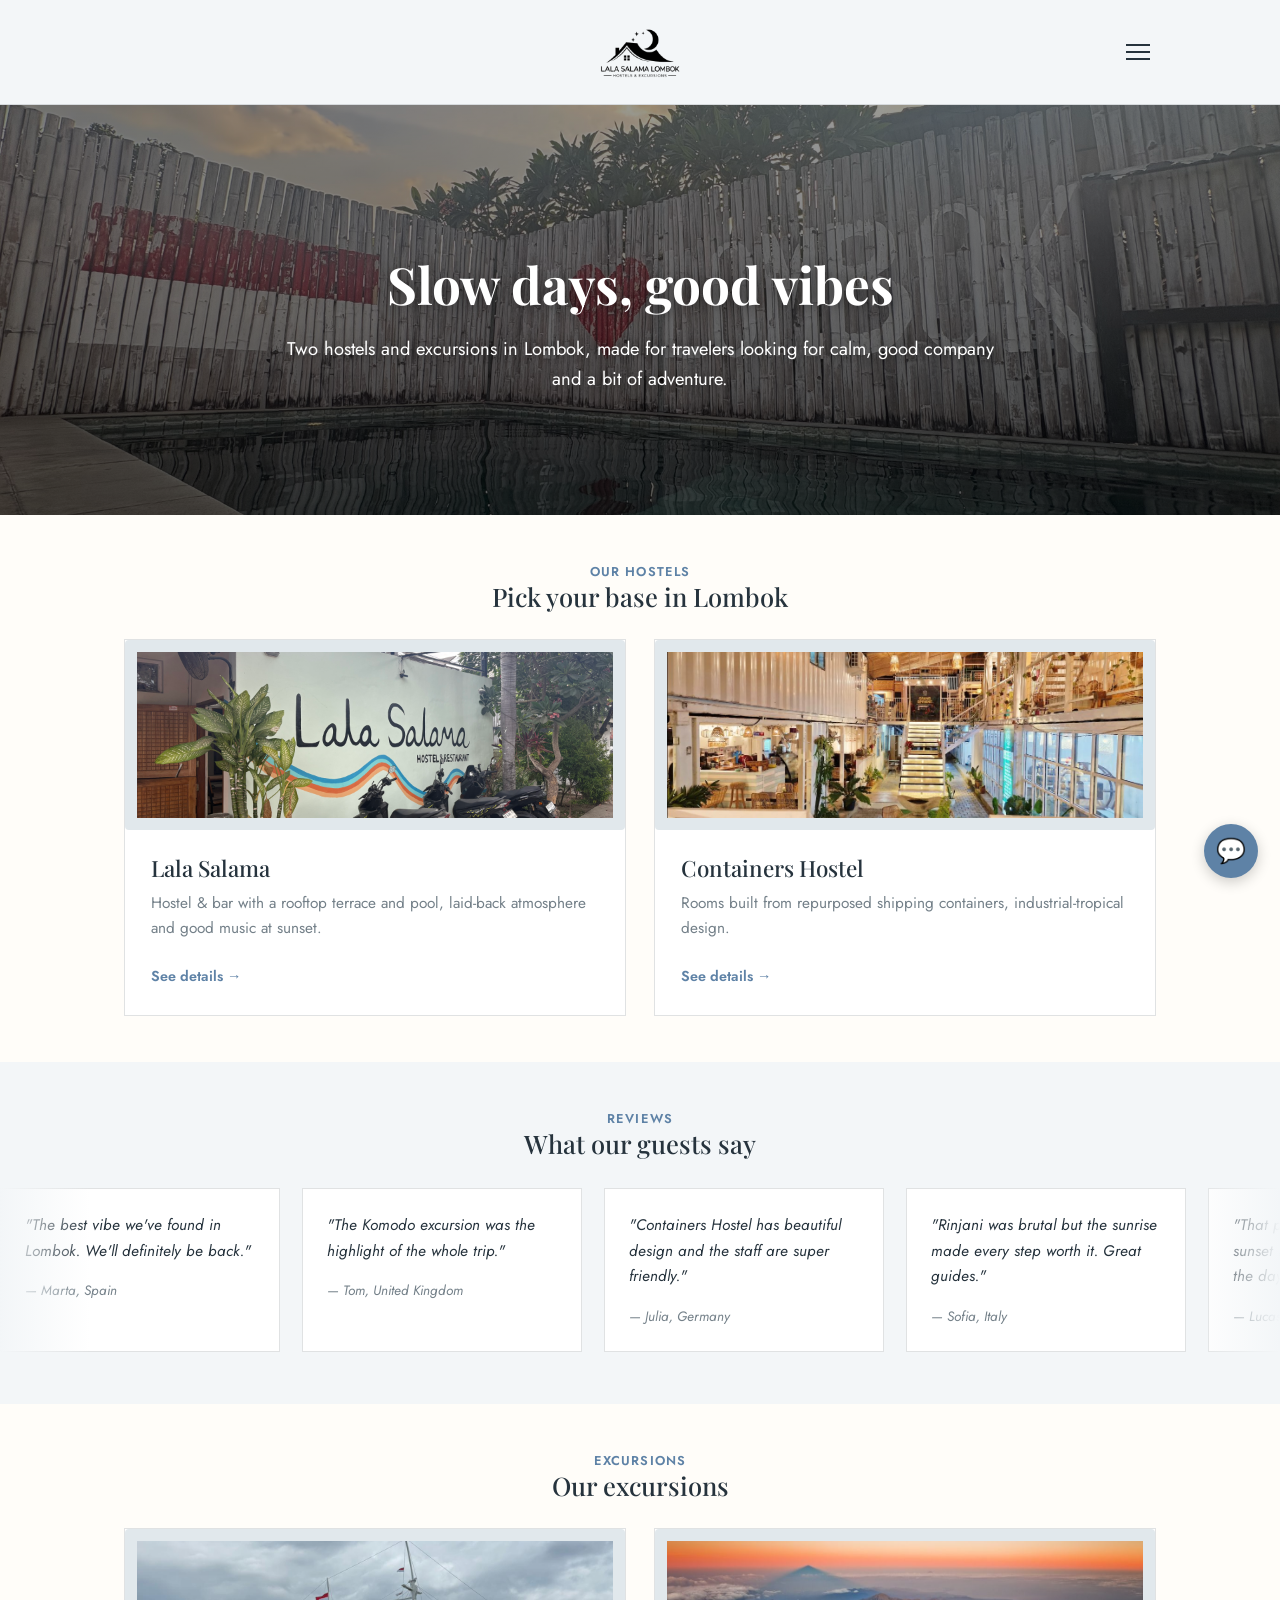
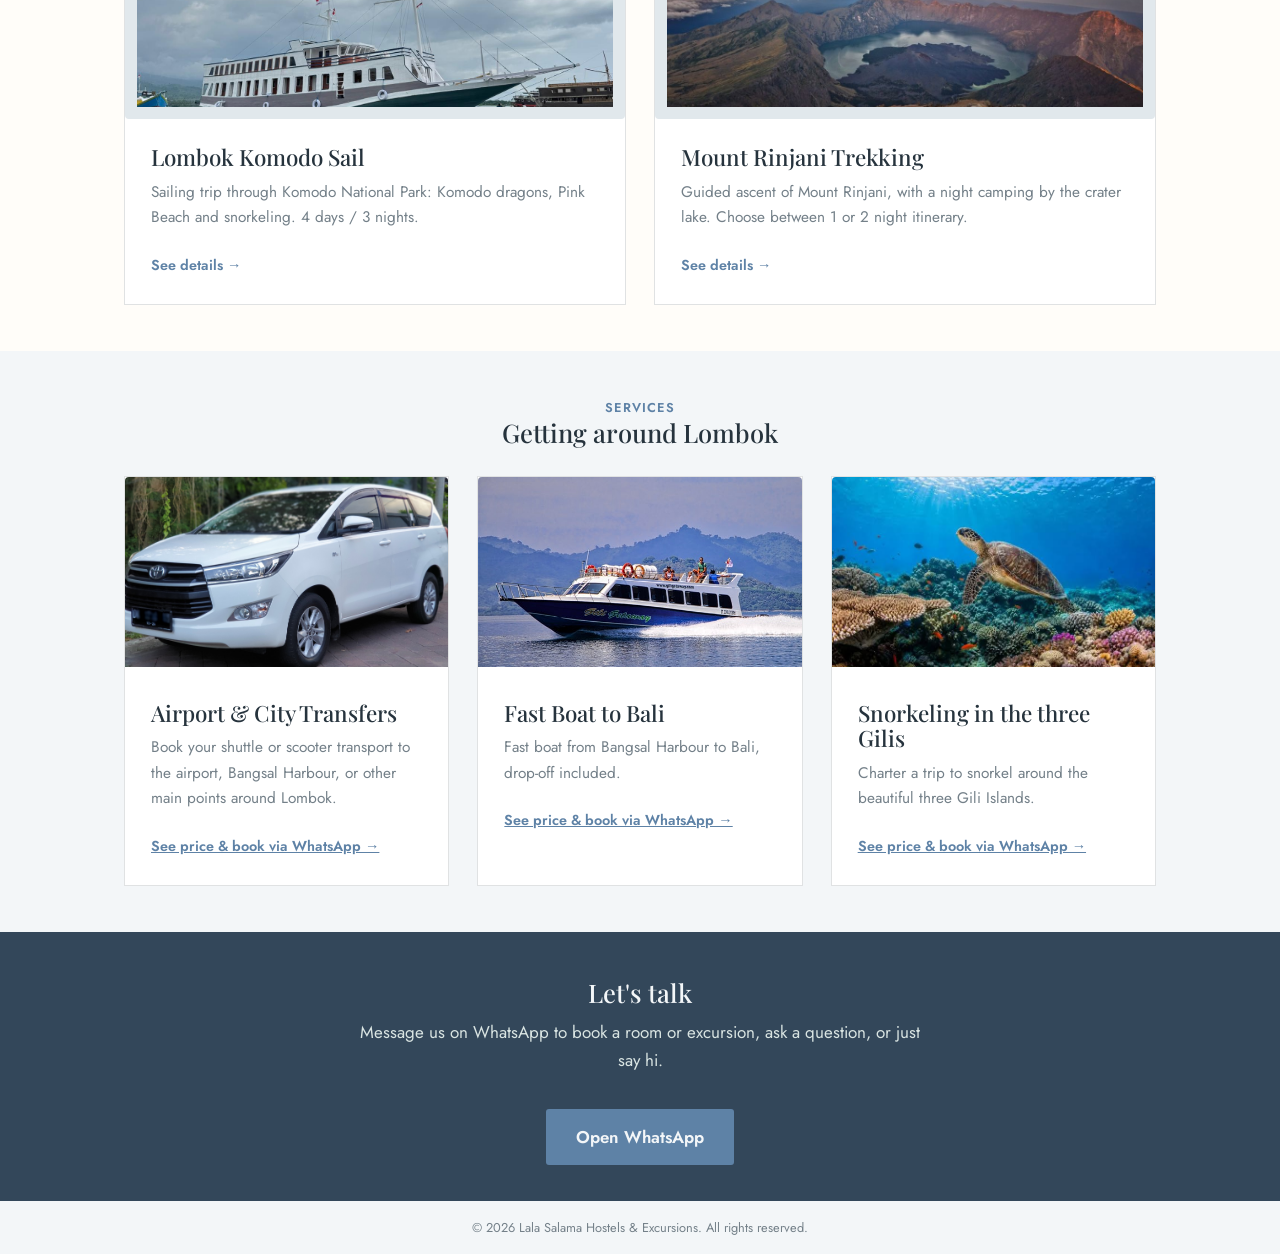
<file: index.html>
<!DOCTYPE html>
<html lang="en">
<head>
<meta charset="UTF-8">
<meta name="viewport" content="width=device-width, initial-scale=1">
<title>Lala Salama — Hostels & Excursions</title>
<link rel="preconnect" href="https://fonts.googleapis.com">
<link rel="preconnect" href="https://fonts.gstatic.com" crossorigin>
<link href="https://fonts.googleapis.com/css2?family=Playfair+Display:ital,wght@0,500;1,500&family=Jost:wght@400;500;600&display=swap" rel="stylesheet">
<link rel="stylesheet" href="styles.css">
</head>
<body>

<header>
  <div class="header-inner">
    <a class="logo" href="index.html"><img src="img/logo.png" alt="Lala Salama Hostels & Excursions"></a>
    <button class="burger" onclick="document.getElementById('navOverlay').classList.add('open')" aria-label="Open menu">
      <span></span><span></span><span></span>
    </button>
  </div>
</header>

<div class="nav-overlay" id="navOverlay">
  <button class="close" onclick="document.getElementById('navOverlay').classList.remove('open')" aria-label="Close menu">✕</button>
  <nav>
    <a href="index.html#home" onclick="document.getElementById('navOverlay').classList.remove('open')">Home</a>
    <div class="nav-item">
      <a href="index.html#hostels" onclick="document.getElementById('navOverlay').classList.remove('open')">Hostels</a>
      <div class="submenu">
        <a href="lala-salama.html">Lala Salama</a>
        <a href="containers-hostel.html">Containers Hostel</a>
      </div>
    </div>
    <div class="nav-item">
      <a href="index.html#excursions" onclick="document.getElementById('navOverlay').classList.remove('open')">Excursions</a>
      <div class="submenu">
        <a href="komodo-sail.html">Lombok Komodo Sail</a>
        <a href="rinjani-trekking.html">Mount Rinjani Trekking</a>
      </div>
    </div>
    <a href="services.html" onclick="document.getElementById('navOverlay').classList.remove('open')">Services</a>
    <a class="wa" href="https://wa.me/6281238146001" target="_blank">Contact (WhatsApp)</a>
  </nav>
</div>

<!-- SECCIÓN HERO CON FONDO OSCURO Y TEXTO ENCIMA -->
<section id="home" class="hero" style="background: linear-gradient(rgba(0, 0, 0, 0.4), rgba(0, 0, 0, 0.65)), url('img/IMG_4177.jpeg') no-repeat center center; background-size: cover; padding: 120px 0; color: #fff; text-align: center;">
  <div class="wrap">
    <h1 style="color: #fff; font-size: 3.2rem; margin-bottom: 20px; font-weight: 700; text-shadow: 0 2px 14px rgba(0,0,0,.45);">Slow days, good vibes</h1>
    <p class="lede" style="color: #fff; font-size: 1.15rem; max-width: 65ch; margin: 0 auto; text-shadow: 0 1px 8px rgba(0,0,0,.4);">Two hostels and excursions in Lombok, made for travelers looking for calm, good company and a bit of adventure.</p>
  </div>
</section>

<section id="hostels" class="alt">
  <div class="wrap">
    <div class="eyebrow center">Our hostels</div>
    <h2 class="center">Pick your base in Lombok</h2>
    <div class="grid-2">
      <a class="card" href="lala-salama.html">
        <img class="art" src="img/lalasalama/IMG_4205.jpeg" alt="Lala Salama hostel exterior" style="height:190px;width:100%;object-fit:cover;">
        <div class="body">
          <h3>Lala Salama</h3>
          <p>Hostel &amp; bar with a rooftop terrace and pool, laid-back atmosphere and good music at sunset.</p>
          <span class="link">See details →</span>
        </div>
      </a>
      <a class="card" href="containers-hostel.html">
        <img class="art" src="img/containers-interior.jpg" alt="Containers Hostel interior" style="height:190px;width:100%;object-fit:cover;">
        <div class="body">
          <h3>Containers Hostel</h3>
          <p>Rooms built from repurposed shipping containers, industrial-tropical design.</p>
          <span class="link">See details →</span>
        </div>
      </a>
    </div>
  </div>
</section>

<section>
  <div class="wrap">
    <div class="eyebrow center">Reviews</div>
    <h2 class="center">What our guests say</h2>
  </div>
  <div class="testi-viewport">
    <div class="testi-track">
      <div class="testi"><p>"The best vibe we've found in Lombok. We'll definitely be back."</p><p class="who">— Marta, Spain</p></div>
      <div class="testi"><p>"The Komodo excursion was the highlight of the whole trip."</p><p class="who">— Tom, United Kingdom</p></div>
      <div class="testi"><p>"Containers Hostel has beautiful design and the staff are super friendly."</p><p class="who">— Julia, Germany</p></div>
      <div class="testi"><p>"Rinjani was brutal but the sunrise made every step worth it. Great guides."</p><p class="who">— Sofia, Italy</p></div>
      <div class="testi"><p>"That pool at Lala Salama at sunset is honestly the best hour of the day."</p><p class="who">— Lucas, Brazil</p></div>
      <div class="testi"><p>"Booked everything through reception, super easy, zero stress the whole trip."</p><p class="who">— Emma, Netherlands</p></div>
      <div class="testi" aria-hidden="true"><p>"The best vibe we've found in Lombok. We'll definitely be back."</p><p class="who">— Marta, Spain</p></div>
      <div class="testi" aria-hidden="true"><p>"The Komodo excursion was the highlight of the whole trip."</p><p class="who">— Tom, United Kingdom</p></div>
      <div class="testi" aria-hidden="true"><p>"Containers Hostel has beautiful design and the staff are super friendly."</p><p class="who">— Julia, Germany</p></div>
      <div class="testi" aria-hidden="true"><p>"Rinjani was brutal but the sunrise made every step worth it. Great guides."</p><p class="who">— Sofia, Italy</p></div>
      <div class="testi" aria-hidden="true"><p>"That pool at Lala Salama at sunset is honestly the best hour of the day."</p><p class="who">— Lucas, Brazil</p></div>
      <div class="testi" aria-hidden="true"><p>"Booked everything through reception, super easy, zero stress the whole trip."</p><p class="who">— Emma, Netherlands</p></div>
    </div>
  </div>
</section>

<section id="excursions" class="alt">
  <div class="wrap">
    <div class="eyebrow center">Excursions</div>
    <h2 class="center">Our excursions</h2>
    <div class="grid-2">
      <a class="card" href="komodo-sail.html">
        <img class="art" src="img/komodo-boat.jpg" alt="Lombok Komodo Sail boat" style="height:190px;width:100%;object-fit:cover;">
        <div class="body">
          <h3>Lombok Komodo Sail</h3>
          <p>Sailing trip through Komodo National Park: Komodo dragons, Pink Beach and snorkeling. 4 days / 3 nights.</p>
          <span class="link">See details →</span>
        </div>
      </a>
      <a class="card" href="rinjani-trekking.html">
        <img class="art" src="img/rinjani-sunrise.jpg" alt="Sunrise over Rinjani crater" style="height:190px;width:100%;object-fit:cover;">
        <div class="body">
          <h3>Mount Rinjani Trekking</h3>
          <p>Guided ascent of Mount Rinjani, with a night camping by the crater lake. Choose between 1 or 2 night itinerary.</p>
          <span class="link">See details →</span>
        </div>
      </a>
    </div>
  </div>
</section>

<section id="services">
  <div class="wrap">
    <div class="eyebrow center">Services</div>
    <h2 class="center">Getting around Lombok</h2>
    <div class="grid-2 grid-3">

      <div class="card" style="cursor:default;">
        <img src="img/tranfer.jpg" alt="Airport and City Transfers" style="width:100%; height:190px; object-fit:cover; border-radius:4px 4px 0 0;">
        <div class="body">
          <h3>Airport &amp; City Transfers</h3>
          <p>Book your shuttle or scooter transport to the airport, Bangsal Harbour, or other main points around Lombok.</p>
          <a class="link" href="https://wa.me/6281238146001?text=Hi%21%20I%27d%20like%20to%20know%20the%20price%20and%20book%20a%20transfer%20%28shuttle%20or%20scooter%29%20to%20the%20airport%2C%20Bangsal%20or%20another%20main%20point." target="_blank">See price &amp; book via WhatsApp →</a>
        </div>
      </div>

      <div class="card" style="cursor:default;">
        <img src="img/fast-boat.jpg" alt="Fast Boat to Bali" style="width:100%; height:190px; object-fit:cover; border-radius:4px 4px 0 0;">
        <div class="body">
          <h3>Fast Boat to Bali</h3>
          <p>Fast boat from Bangsal Harbour to Bali, drop-off included.</p>
          <a class="link" href="https://wa.me/6281238146001?text=Hi%21%20I%27d%20like%20to%20know%20the%20price%20and%20book%20the%20fast%20boat%20from%20Bangsal%20Harbour%20to%20Bali." target="_blank">See price &amp; book via WhatsApp →</a>
        </div>
      </div>

      <div class="card" style="cursor:default;">
        <img src="img/snorkeling.jpg" alt="Snorkeling in the three Gilis" style="width:100%; height:190px; object-fit:cover; border-radius:4px 4px 0 0;">
        <div class="body">
          <h3>Snorkeling in the three Gilis</h3>
          <p>Charter a trip to snorkel around the beautiful three Gili Islands.</p>
          <a class="link" href="https://wa.me/6281238146001?text=Hi%21%20I%27d%20like%20to%20know%20the%20price%20and%20book%20a%20snorkeling%20trip%20in%20the%20three%20Gilis." target="_blank">See price &amp; book via WhatsApp →</a>
        </div>
      </div>

    </div>
  </div>
</section>

<footer id="contact">
  <div class="wrap">
    <h2>Let's talk</h2>
    <p>Message us on WhatsApp to book a room or excursion, ask a question, or just say hi.</p>
    <a class="wa-btn" href="https://wa.me/6281238146001" target="_blank">Open WhatsApp</a>
  </div>
</footer>

<a class="wa-float" href="https://wa.me/6281238146001" target="_blank" aria-label="WhatsApp">💬</a>

<div class="copyright">© 2026 Lala Salama Hostels &amp; Excursions. All rights reserved.</div>

</body>
</html>
</file>
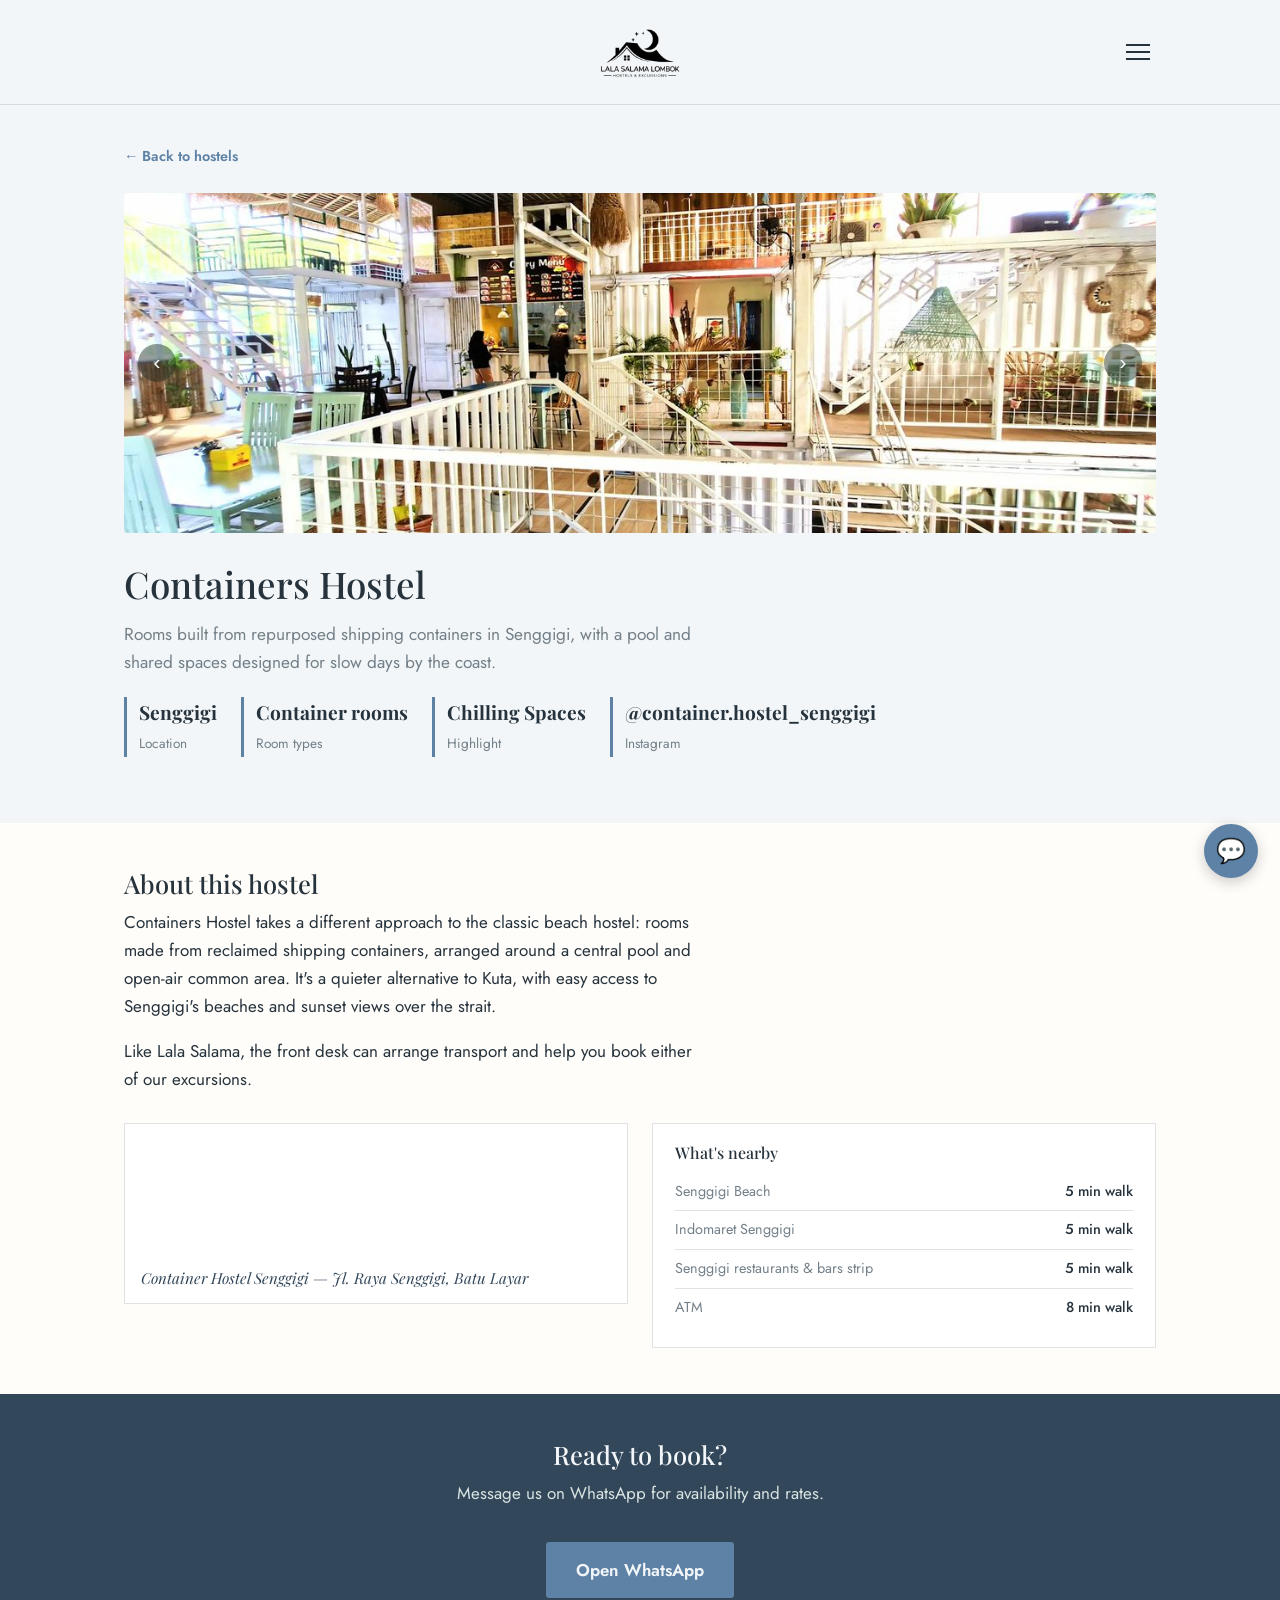
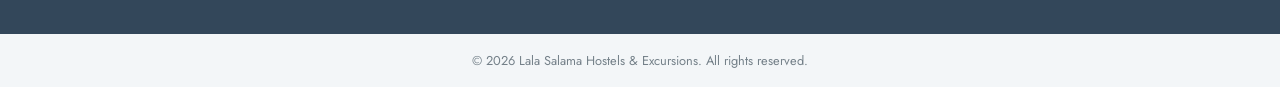
<file: containers-hostel.html>
<!DOCTYPE html>
<html lang="en">
<head>
<meta charset="UTF-8">
<meta name="viewport" content="width=device-width, initial-scale=1">
<title>Containers Hostel — Lala Salama</title>
<link rel="preconnect" href="https://fonts.googleapis.com">
<link rel="preconnect" href="https://fonts.gstatic.com" crossorigin>
<link href="https://fonts.googleapis.com/css2?family=Playfair+Display:ital,wght@0,500;1,500&family=Jost:wght@400;500;600&display=swap" rel="stylesheet">
<link rel="stylesheet" href="styles.css">
</head>
<body>

<header>
  <div class="header-inner">
    <a class="logo" href="index.html"><img src="img/logo.png" alt="Lala Salama Hostels & Excursions"></a>
    <button class="burger" onclick="document.getElementById('navOverlay').classList.add('open')" aria-label="Open menu">
      <span></span><span></span><span></span>
    </button>
  </div>
</header>

<div class="nav-overlay" id="navOverlay">
  <button class="close" onclick="document.getElementById('navOverlay').classList.remove('open')" aria-label="Close menu">✕</button>
  <nav>
    <a href="index.html#home" onclick="document.getElementById('navOverlay').classList.remove('open')">Home</a>
    <div class="nav-item">
      <a href="index.html#hostels" onclick="document.getElementById('navOverlay').classList.remove('open')">Hostels</a>
      <div class="submenu">
        <a href="lala-salama.html">Lala Salama</a>
        <a href="containers-hostel.html">Containers Hostel</a>
      </div>
    </div>
    <div class="nav-item">
      <a href="index.html#excursions" onclick="document.getElementById('navOverlay').classList.remove('open')">Excursions</a>
      <div class="submenu">
        <a href="komodo-sail.html">Lombok Komodo Sail</a>
        <a href="rinjani-trekking.html">Mount Rinjani Trekking</a>
      </div>
    </div>
    <a href="services.html" onclick="document.getElementById('navOverlay').classList.remove('open')">Services</a>
    <a class="wa" href="https://wa.me/6281238146001" target="_blank">Contact (WhatsApp)</a>
  </nav>
</div>

<section class="hero detail-hero">
  <div class="wrap">
    <a class="back-link" href="index.html#hostels">← Back to hostels</a>
    <!-- Para añadir más fotos al carrusel: duplica la línea <img class="slide">, ponle otra ruta de imagen, y no le pongas la clase "active" (solo la primera debe tenerla) -->
    <div class="carousel" id="carousel-containers">
      <img class="slide active" src="img/containers-common-area.jpg" alt="Containers Hostel common area with curry menu board">
      <img class="slide" src="img/containers-exterior-night.jpg" alt="Containers Hostel exterior at night">
      <img class="slide" src="img/containers-rooftop.jpg" alt="Containers Hostel rooftop terrace">
      <img class="slide" src="img/containers-lounge.jpg" alt="Containers Hostel shisha lounge">
      <img class="slide" src="img/containers-dorm.jpg" alt="Containers Hostel dorm room">
      <button class="car-btn prev" onclick="carouselMove('carousel-containers',-1)" aria-label="Previous photo">‹</button>
      <button class="car-btn next" onclick="carouselMove('carousel-containers',1)" aria-label="Next photo">›</button>
    </div>
    <h1>Containers Hostel</h1>
    <p class="lede">Rooms built from repurposed shipping containers in Senggigi, with a pool and shared spaces designed for slow days by the coast.</p>
    <div class="meta-row">
      <div class="item"><b>Senggigi</b><span>Location</span></div>
      <div class="item"><b>Container rooms</b><span>Room types</span></div>
      <div class="item"><b>Chilling Spaces</b><span>Highlight</span></div>
      <div class="item"><b><a href="https://www.instagram.com/container.hostel_senggigi/" target="_blank" style="color:inherit;text-decoration:none;">@container.hostel_senggigi</a></b><span>Instagram</span></div>
    </div>
  </div>
</section>

<section class="alt">
  <div class="wrap">
    <h2>About this hostel</h2>
    <p>Containers Hostel takes a different approach to the classic beach hostel: rooms made from reclaimed shipping containers, arranged around a central pool and open-air common area. It's a quieter alternative to Kuta, with easy access to Senggigi's beaches and sunset views over the strait.</p>
    <p>Like Lala Salama, the front desk can arrange transport and help you book either of our excursions.</p>
    <!-- Distancias aproximadas, basadas en la zona (Senggigi, Batu Layar) — confírmalas y ajústalas si hace falta -->
    <div class="map-row">
      <div class="map-card">
        <iframe loading="lazy" src="https://maps.google.com/maps?q=Container%20Hostel%20Senggigi%2C%20Jl.%20Raya%20Senggigi%2C%20Batu%20Layar%2C%20West%20Lombok%20Regency%2C%20West%20Nusa%20Tenggara%2083355&t=&z=16&ie=UTF8&iwloc=&output=embed"></iframe>
        <div class="label">Container Hostel Senggigi — Jl. Raya Senggigi, Batu Layar</div>
      </div>
      <div class="nearby">
        <h3>What's nearby</h3>
        <ul>
          <li><span>Senggigi Beach</span><b>5 min walk</b></li>
          <li><span>Indomaret Senggigi</span><b>5 min walk</b></li>
          <li><span>Senggigi restaurants &amp; bars strip</span><b>5 min walk</b></li>
          <li><span>ATM</span><b>8 min walk</b></li>
        </ul>
      </div>
    </div>
  </div>
</section>

<script src="carousel.js"></script>

<footer id="contact">
  <div class="wrap">
    <h2>Ready to book?</h2>
    <p>Message us on WhatsApp for availability and rates.</p>
    <a class="wa-btn" href="https://wa.me/6281238146001" target="_blank">Open WhatsApp</a>
  </div>
</footer>

<a class="wa-float" href="https://wa.me/6281238146001" target="_blank" aria-label="WhatsApp">💬</a>

<div class="copyright">© 2026 Lala Salama Hostels &amp; Excursions. All rights reserved.</div>

</body>
</html>
</file>
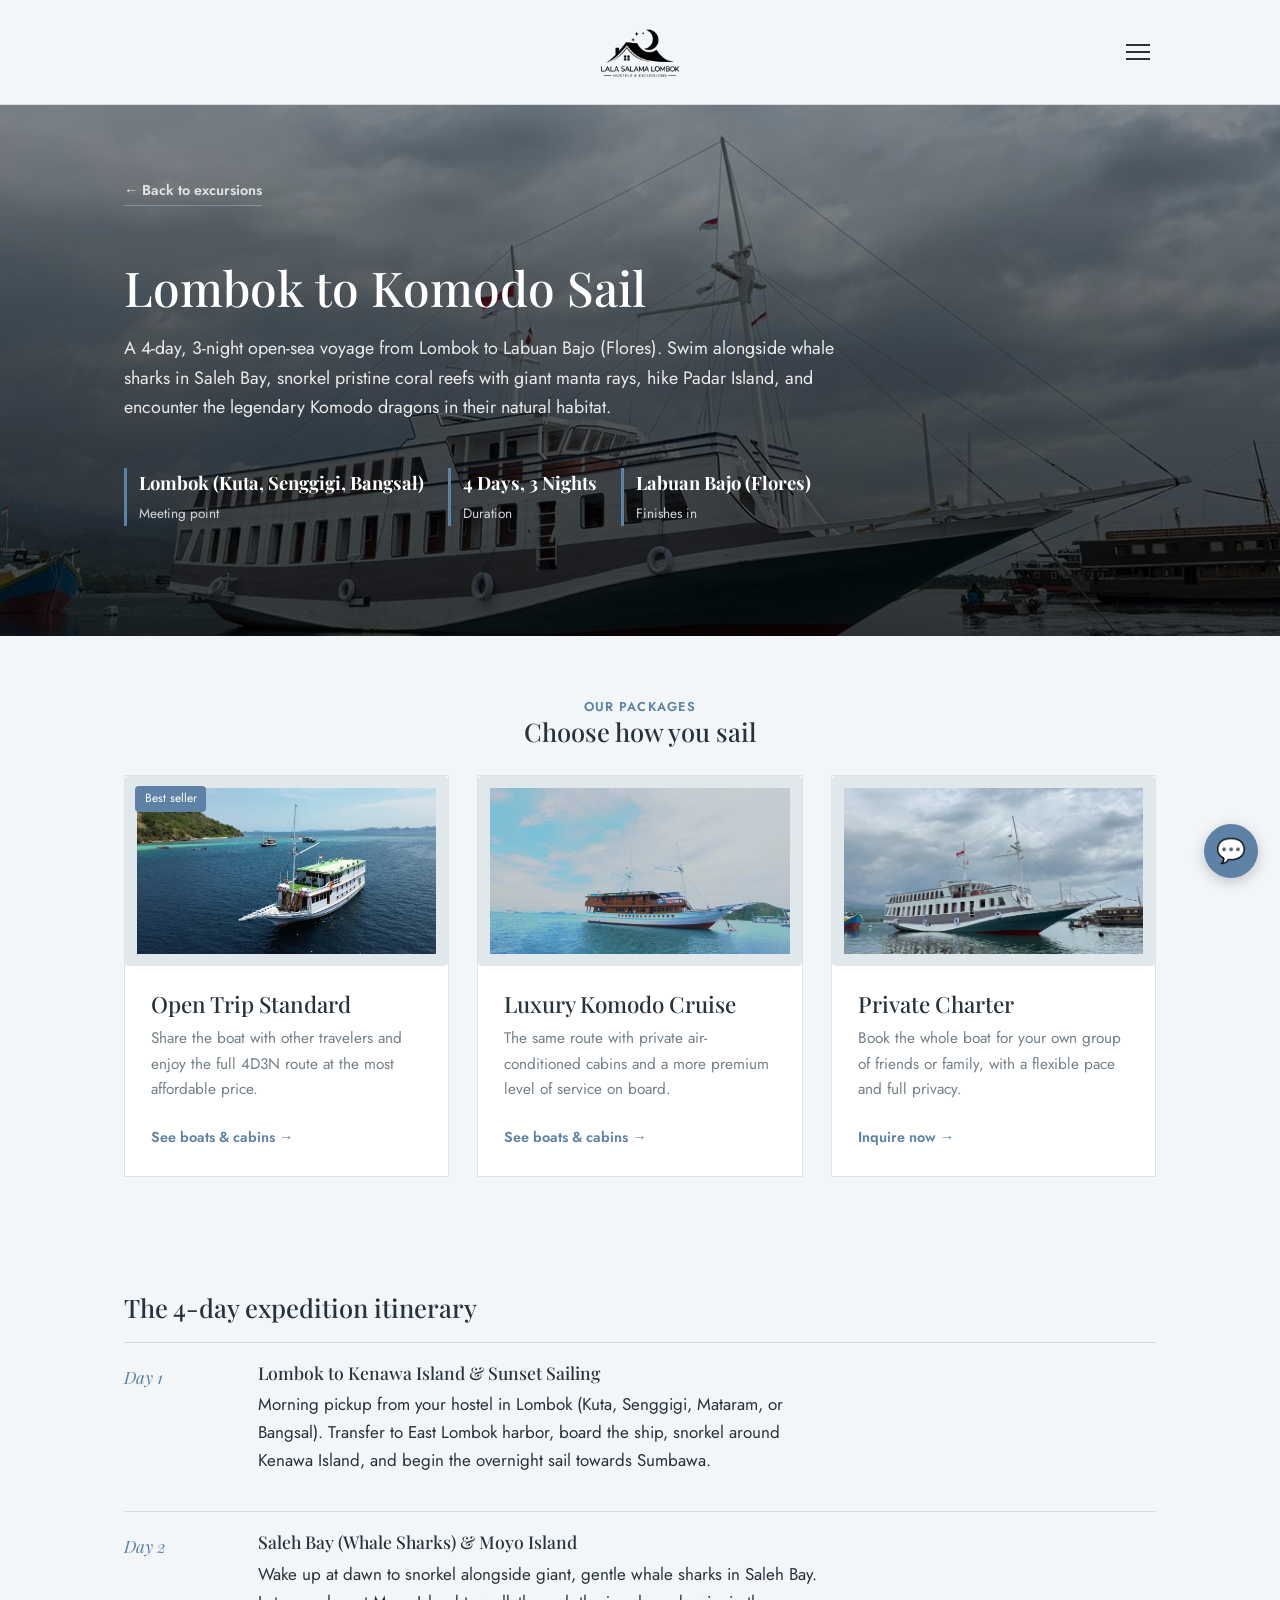
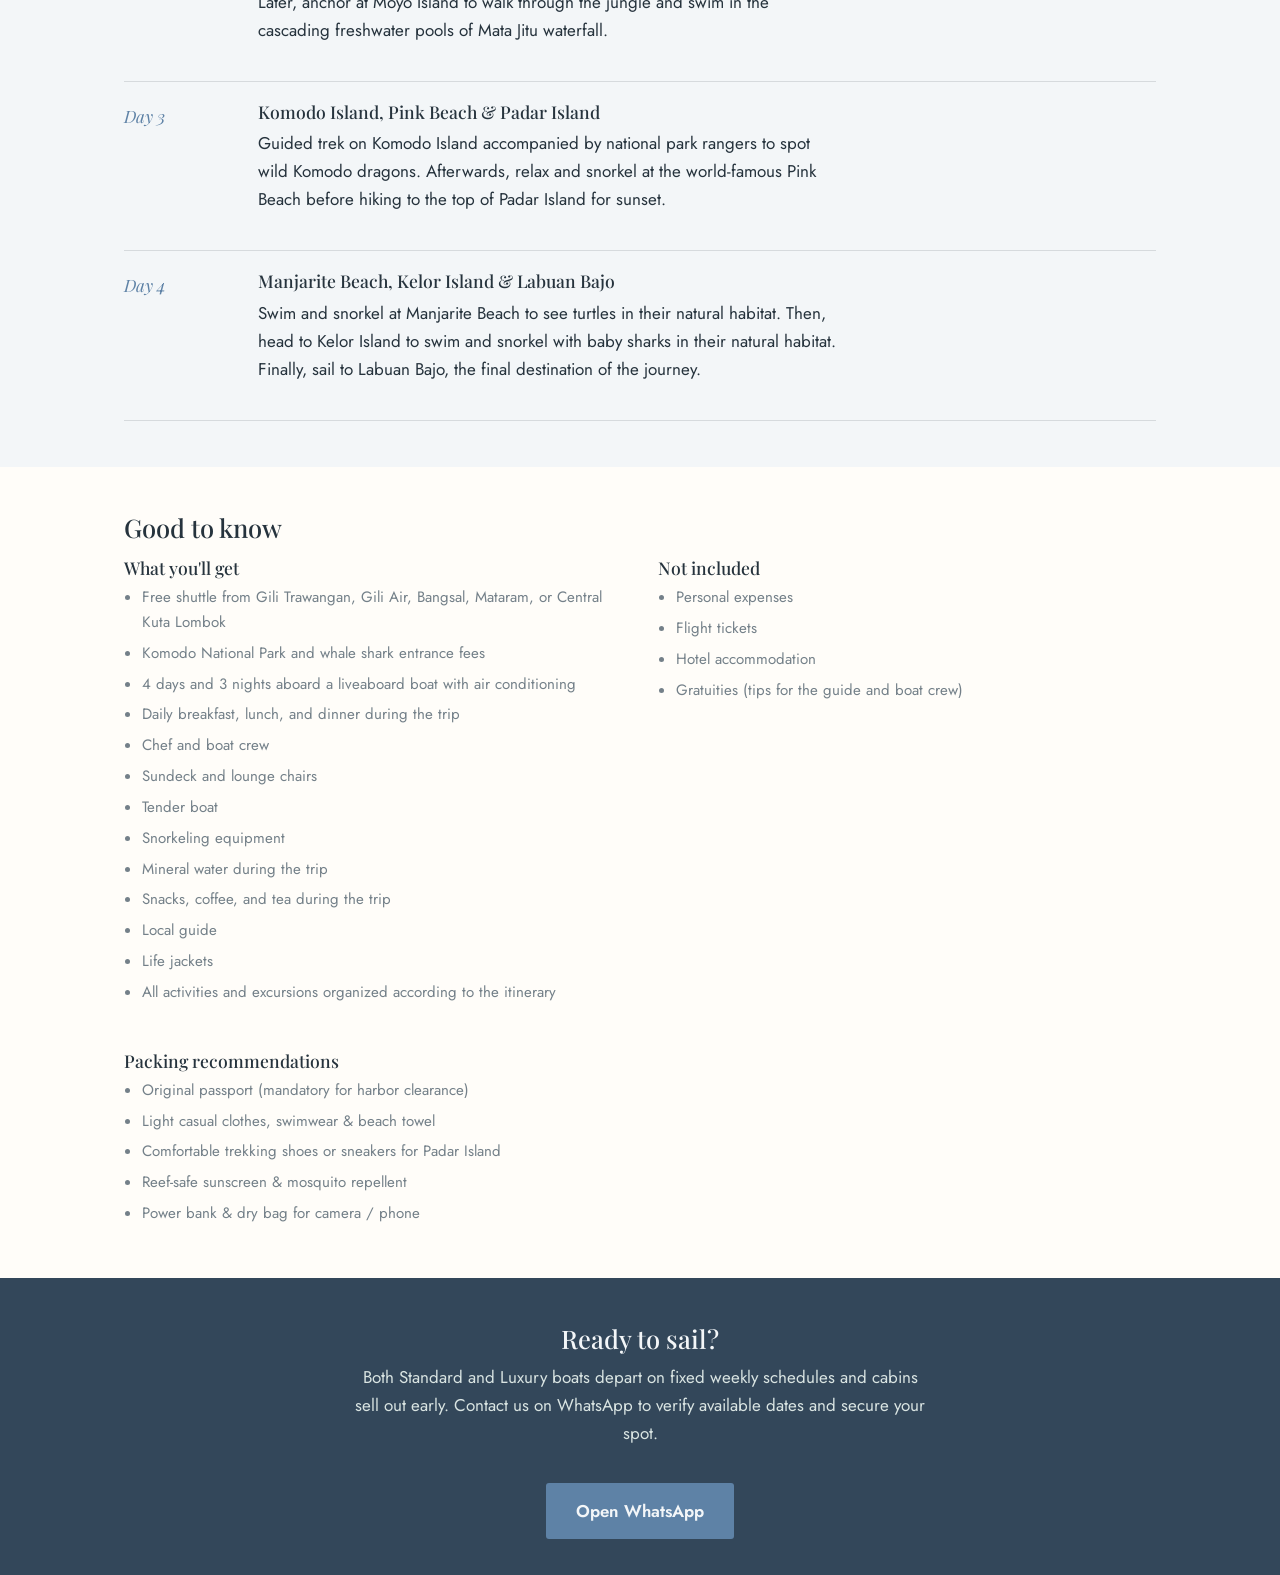
<file: komodo-sail.html>
<!DOCTYPE html>
<html lang="en">
<head>
<meta charset="UTF-8">
<meta name="viewport" content="width=device-width, initial-scale=1">
<title>Lombok Komodo Sail — Lala Salama</title>
<link rel="preconnect" href="https://fonts.googleapis.com">
<link rel="preconnect" href="https://fonts.gstatic.com" crossorigin>
<link href="https://fonts.googleapis.com/css2?family=Playfair+Display:ital,wght@0,500;1,500&family=Jost:wght@400;500;600&display=swap" rel="stylesheet">
<link rel="stylesheet" href="styles.css">
</head>
<body>

<header>
  <div class="header-inner">
    <a class="logo" href="index.html"><img src="img/logo.png" alt="Lala Salama Hostels & Excursions"></a>
    <button class="burger" onclick="document.getElementById('navOverlay').classList.add('open')" aria-label="Open menu">
      <span></span><span></span><span></span>
    </button>
  </div>
</header>

<div class="nav-overlay" id="navOverlay">
  <button class="close" onclick="document.getElementById('navOverlay').classList.remove('open')" aria-label="Close menu">✕</button>
  <nav>
    <a href="index.html#home" onclick="document.getElementById('navOverlay').classList.remove('open')">Home</a>
    <div class="nav-item">
      <a href="index.html#hostels" onclick="document.getElementById('navOverlay').classList.remove('open')">Hostels</a>
      <div class="submenu">
        <a href="lala-salama.html">Lala Salama</a>
        <a href="containers-hostel.html">Containers Hostel</a>
      </div>
    </div>
    <div class="nav-item">
      <a href="index.html#excursions" onclick="document.getElementById('navOverlay').classList.remove('open')">Excursions</a>
      <div class="submenu">
        <a href="komodo-sail.html">Lombok Komodo Sail</a>
        <a href="rinjani-trekking.html">Mount Rinjani Trekking</a>
      </div>
    </div>
    <a href="services.html" onclick="document.getElementById('navOverlay').classList.remove('open')">Services</a>
    <a class="wa" href="https://wa.me/6281238146001" target="_blank">Contact (WhatsApp)</a>
  </nav>
</div>

<!-- SECCIÓN HERO CON VIDEO DE FONDO (OPCIÓN 1) -->
<section class="hero" style="position: relative; overflow: hidden; padding: 70px 0 90px; color: #fff;">
  
  <!-- 1. Video de fondo dinámico -->
  <img class="hero-video" src="img/nur-amira/01-Boat Nur Amira.jpg" alt="Kapal Nur Amira" style="position:absolute;top:0;left:0;width:100%;height:100%;object-fit:cover;z-index:0;">

  <!-- 2. Capa oscura (Overlay) para legibilidad del texto -->
  <div style="position: absolute; top: 0; left: 0; width: 100%; height: 100%; background: linear-gradient(rgba(0, 0, 0, 0.4), rgba(0, 0, 0, 0.75)); z-index: 1;"></div>

  <!-- 3. Contenido de la sección (el z-index asegura que el texto esté por encima de todo) -->
  <div class="wrap" style="position: relative; z-index: 2;">
    <a class="back-link" href="index.html#excursions" style="color: #fff; opacity: 0.8; border-bottom: 1px solid rgba(255,255,255,0.3); padding-bottom: 2px;">← Back to excursions</a>
    
    <h1 style="color: #fff; font-size: 3rem; margin-top: 30px;">Lombok to Komodo Sail</h1>
    <p class="lede" style="color: #eaeaea; font-size: 1.12rem; max-width: 65ch;">A 4-day, 3-night open-sea voyage from Lombok to Labuan Bajo (Flores). Swim alongside whale sharks in Saleh Bay, snorkel pristine coral reefs with giant manta rays, hike Padar Island, and encounter the legendary Komodo dragons in their natural habitat.</p>
    
    <div class="meta-row" style="margin-top: 45px;">
      <div class="item" style="border-left-color: var(--terracotta);">
        <b style="color: #fff; font-size: 1.15rem;">Lombok (Kuta, Senggigi, Bangsal)</b>
        <span style="color: #cfd4da;">Meeting point</span>
      </div>
      <div class="item" style="border-left-color: var(--terracotta);">
        <b style="color: #fff; font-size: 1.15rem;">4 Days, 3 Nights</b>
        <span style="color: #cfd4da;">Duration</span>
      </div>
      <div class="item" style="border-left-color: var(--terracotta);">
        <b style="color: #fff; font-size: 1.15rem;">Labuan Bajo (Flores)</b>
        <span style="color: #cfd4da;">Finishes in</span>
      </div>
    </div>
  </div>
</section>

<!-- SECCIÓN: CHOOSE HOW YOU SAIL -->
<section style="padding-top: 60px; padding-bottom: 70px;">
  <div class="wrap">
    <div class="eyebrow center">Our packages</div>
    <h2 class="center">Choose how you sail</h2>
    
    <div class="grid-2 grid-3">
      <!-- 1. Open Trip Standard -->
      <a class="card" href="open-trip-standard.html" style="position:relative;">
        <span class="room-tag" style="background:var(--terracotta); left:10px; right:auto;">Best seller</span>
        <img class="art" src="img/fajar-fadillah/01 - KLM Fajar Fadillah.jpg" alt="Standard Boat - Fajar Fadillah" style="height:190px;width:100%;object-fit:cover;">
        <div class="body">
          <h3>Open Trip Standard</h3>
          <p>Share the boat with other travelers and enjoy the full 4D3N route at the most affordable price.</p>
          <span class="link">See boats &amp; cabins →</span>
        </div>
      </a>

      <!-- 2. Luxury Cruise -->
      <a class="card" href="luxury-komodo-cruise.html">
        <img class="art" src="img/luxury-cruise/luxury-cruise.jpg" alt="Luxury Cruise Boat" style="height:190px;width:100%;object-fit:cover;">
        <div class="body">
          <h3>Luxury Komodo Cruise</h3>
          <p>The same route with private air-conditioned cabins and a more premium level of service on board.</p>
          <span class="link">See boats &amp; cabins →</span>
        </div>
      </a>

      <!-- 3. Private Charter -->
      <a class="card" href="https://wa.me/6281238146001" target="_blank">
        <img class="art" src="img/komodo-boat.jpg" alt="Private Charter" style="height:190px;width:100%;object-fit:cover;">
        <div class="body">
          <h3>Private Charter</h3>
          <p>Book the whole boat for your own group of friends or family, with a flexible pace and full privacy.</p>
          <span class="link">Inquire now →</span>
        </div>
      </a>
    </div>
  </div>
</section>

<!-- ITINERARIO -->
<section>
  <div class="wrap">
    <h2>The 4-day expedition itinerary</h2>
    
    <div class="itin" style="margin-top: 20px;">
      <div class="day">
        <div class="label">Day 1</div>
        <div>
          <h3 style="font-size:1.1rem">Lombok to Kenawa Island &amp; Sunset Sailing</h3>
          <p>Morning pickup from your hostel in Lombok (Kuta, Senggigi, Mataram, or Bangsal). Transfer to East Lombok harbor, board the ship, snorkel around Kenawa Island, and begin the overnight sail towards Sumbawa.</p>
        </div>
      </div>
      <div class="day">
        <div class="label">Day 2</div>
        <div>
          <h3 style="font-size:1.1rem">Saleh Bay (Whale Sharks) &amp; Moyo Island</h3>
          <p>Wake up at dawn to snorkel alongside giant, gentle whale sharks in Saleh Bay. Later, anchor at Moyo Island to walk through the jungle and swim in the cascading freshwater pools of Mata Jitu waterfall.</p>
        </div>
      </div>
      <div class="day">
        <div class="label">Day 3</div>
        <div>
          <h3 style="font-size:1.1rem">Komodo Island, Pink Beach &amp; Padar Island</h3>
          <p>Guided trek on Komodo Island accompanied by national park rangers to spot wild Komodo dragons. Afterwards, relax and snorkel at the world-famous Pink Beach before hiking to the top of Padar Island for sunset.</p>
        </div>
      </div>
      <div class="day">
        <div class="label">Day 4</div>
        <div>
          <h3 style="font-size:1.1rem">Manjarite Beach, Kelor Island &amp; Labuan Bajo</h3>
          <p>Swim and snorkel at Manjarite Beach to see turtles in their natural habitat. Then, head to Kelor Island to swim and snorkel with baby sharks in their natural habitat. Finally, sail to Labuan Bajo, the final destination of the journey.</p>
        </div>
      </div>
    </div>

  </div>
</section>

<!-- GOOD TO KNOW -->
<section class="alt">
  <div class="wrap">
    <h2>Good to know</h2>
    <div class="info-grid">
      <div>
        <h3 style="font-size:1.1rem">What you'll get</h3>
        <ul>
          <li>Free shuttle from Gili Trawangan, Gili Air, Bangsal, Mataram, or Central Kuta Lombok</li>
          <li>Komodo National Park and whale shark entrance fees</li>
          <li>4 days and 3 nights aboard a liveaboard boat with air conditioning</li>
          <li>Daily breakfast, lunch, and dinner during the trip</li>
          <li>Chef and boat crew</li>
          <li>Sundeck and lounge chairs</li>
          <li>Tender boat</li>
          <li>Snorkeling equipment</li>
          <li>Mineral water during the trip</li>
          <li>Snacks, coffee, and tea during the trip</li>
          <li>Local guide</li>
          <li>Life jackets</li>
          <li>All activities and excursions organized according to the itinerary</li>
        </ul>
      </div>
      <div>
        <h3 style="font-size:1.1rem">Not included</h3>
        <ul>
          <li>Personal expenses</li>
          <li>Flight tickets</li>
          <li>Hotel accommodation</li>
          <li>Gratuities (tips for the guide and boat crew)</li>
        </ul>
      </div>
    </div>

    <div class="info-grid" style="margin-top: 40px;">
      <div>
        <h3 style="font-size:1.1rem">Packing recommendations</h3>
        <ul>
          <li>Original passport (mandatory for harbor clearance)</li>
          <li>Light casual clothes, swimwear &amp; beach towel</li>
          <li>Comfortable trekking shoes or sneakers for Padar Island</li>
          <li>Reef-safe sunscreen &amp; mosquito repellent</li>
          <li>Power bank &amp; dry bag for camera / phone</li>
        </ul>
      </div>
    </div>
  </div>
</section>

<script src="carousel.js"></script>

<footer id="contact">
  <div class="wrap">
    <h2>Ready to sail?</h2>
    <p>Both Standard and Luxury boats depart on fixed weekly schedules and cabins sell out early. Contact us on WhatsApp to verify available dates and secure your spot.</p>
    <a class="wa-btn" href="https://wa.me/6281238146001" target="_blank">Open WhatsApp</a>
  </div>
</footer>

<a class="wa-float" href="https://wa.me/6281238146001" target="_blank" aria-label="WhatsApp">💬</a>

</body>
</html>
</file>
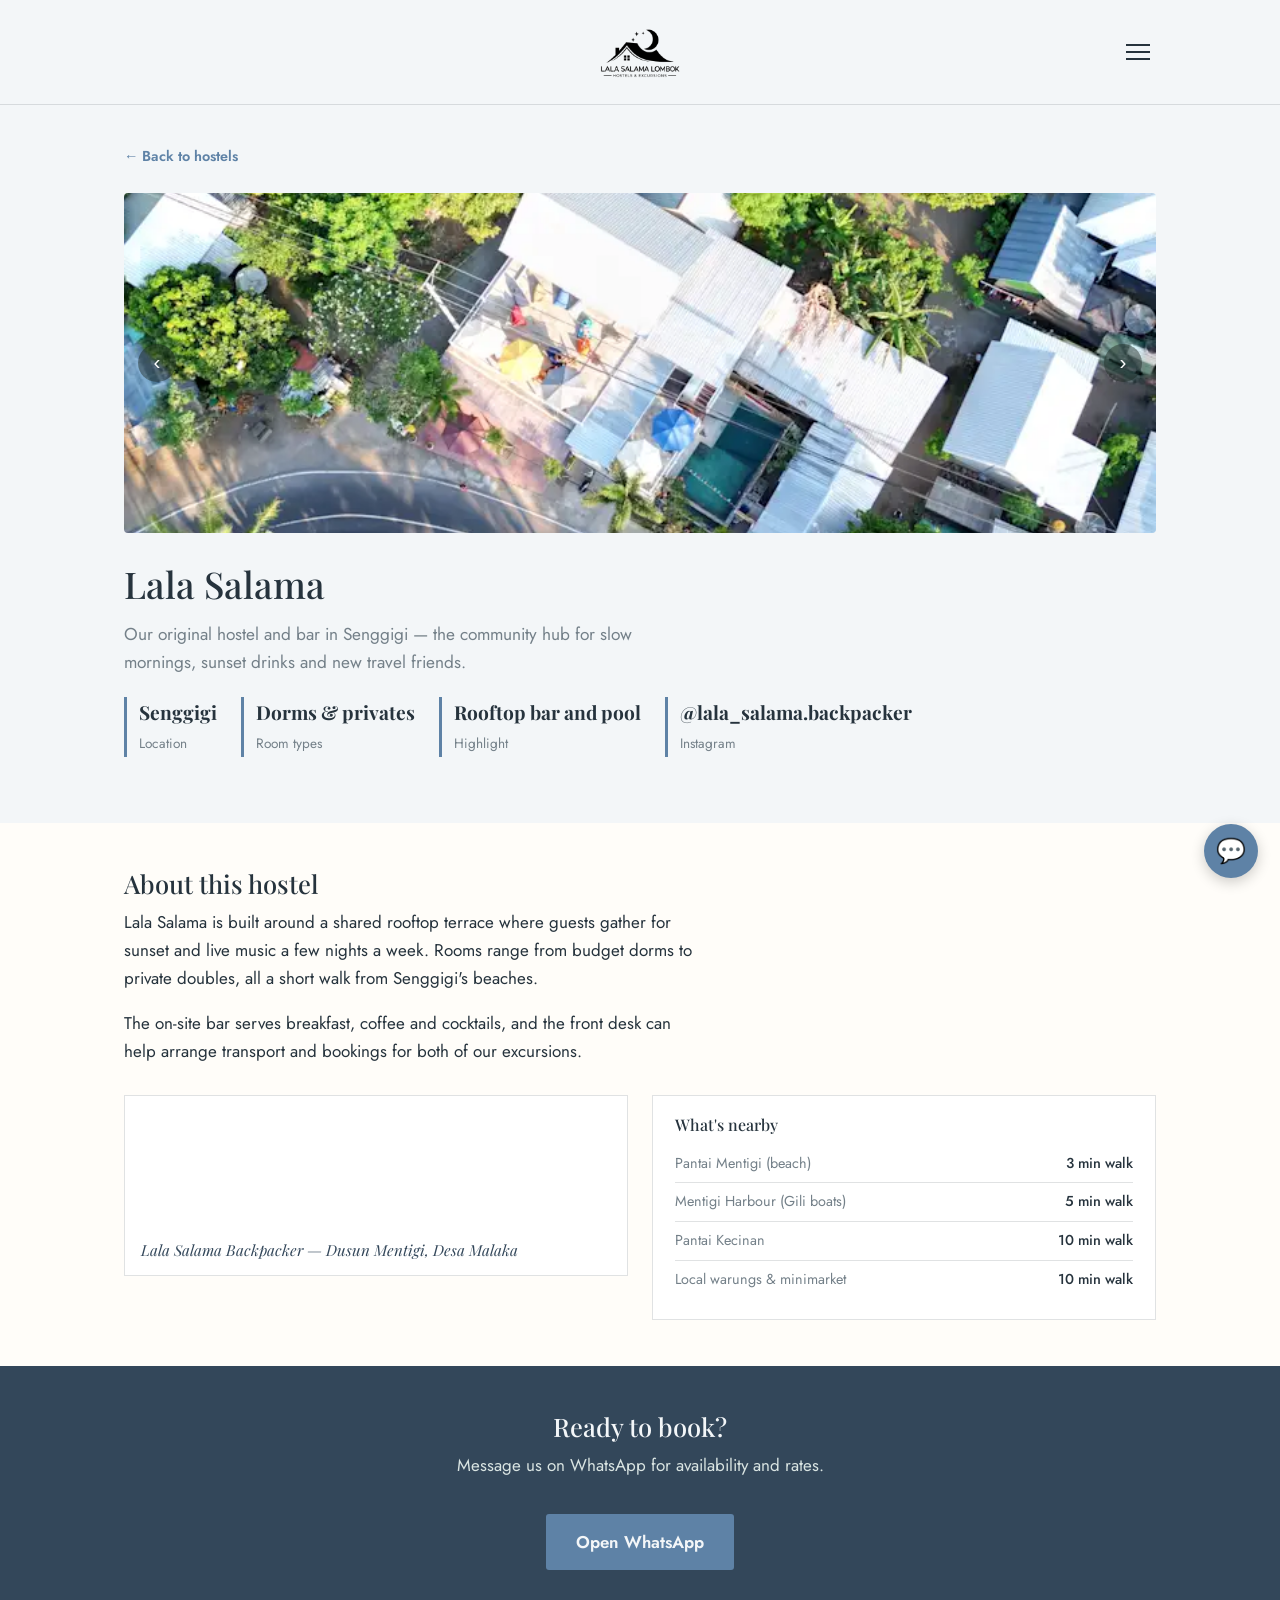
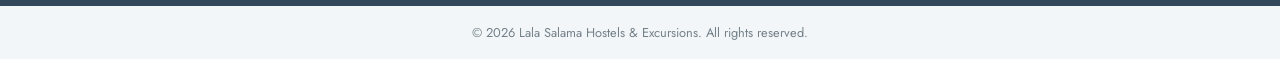
<file: lala-salama.html>
<!DOCTYPE html>
<html lang="en">
<head>
<meta charset="UTF-8">
<meta name="viewport" content="width=device-width, initial-scale=1">
<title>Lala Salama Hostel — Lala Salama</title>
<link rel="preconnect" href="https://fonts.googleapis.com">
<link rel="preconnect" href="https://fonts.gstatic.com" crossorigin>
<link href="https://fonts.googleapis.com/css2?family=Playfair+Display:ital,wght@0,500;1,500&family=Jost:wght@400;500;600&display=swap" rel="stylesheet">
<link rel="stylesheet" href="styles.css">
</head>
<body>

<header>
  <div class="header-inner">
    <a class="logo" href="index.html"><img src="img/logo.png" alt="Lala Salama Hostels & Excursions"></a>
    <button class="burger" onclick="document.getElementById('navOverlay').classList.add('open')" aria-label="Open menu">
      <span></span><span></span><span></span>
    </button>
  </div>
</header>

<div class="nav-overlay" id="navOverlay">
  <button class="close" onclick="document.getElementById('navOverlay').classList.remove('open')" aria-label="Close menu">✕</button>
  <nav>
    <a href="index.html#home" onclick="document.getElementById('navOverlay').classList.remove('open')">Home</a>
    <div class="nav-item">
      <a href="index.html#hostels" onclick="document.getElementById('navOverlay').classList.remove('open')">Hostels</a>
      <div class="submenu">
        <a href="lala-salama.html">Lala Salama</a>
        <a href="containers-hostel.html">Containers Hostel</a>
      </div>
    </div>
    <div class="nav-item">
      <a href="index.html#excursions" onclick="document.getElementById('navOverlay').classList.remove('open')">Excursions</a>
      <div class="submenu">
        <a href="komodo-sail.html">Lombok Komodo Sail</a>
        <a href="rinjani-trekking.html">Mount Rinjani Trekking</a>
      </div>
    </div>
    <a href="services.html" onclick="document.getElementById('navOverlay').classList.remove('open')">Services</a>
    <a class="wa" href="https://wa.me/6281238146001" target="_blank">Contact (WhatsApp)</a>
  </nav>
</div>

<section class="hero detail-hero">
  <div class="wrap">
    <a class="back-link" href="index.html#hostels">← Back to hostels</a>
    <div class="carousel" id="carousel-lala">
      <img class="slide active" src="img/lalasalama/IMG_4205.jpeg" alt="Lala Salama Sign">
      <img class="slide" src="img/lalasalama/drmczozg7tf8rdfdbv7f.webp" alt="Lala Salama Aerial">
      <img class="slide" src="img/lalasalama/o6owsdroyvsj5uy3wqke.webp" alt="Lala Salama Aerial Pool">
      <img class="slide" src="img/lalasalama/IMG_4179.jpeg" alt="Lala Salama Pool">
      <img class="slide" src="img/lalasalama/IMG_4203.jpeg" alt="Lala Salama Bar">
      <img class="slide" src="img/lalasalama/IMG_4204.jpeg" alt="Lala Salama Outdoor Dining">
      <img class="slide" src="img/lalasalama/IMG_4206.jpeg" alt="Lala Salama Common Area">
      <img class="slide" src="img/lalasalama/z0yzamlcx1pvrfzjr6ac.webp" alt="Lala Salama Breakfast">
      <img class="slide" src="img/lalasalama/bcdsnii1wearja1mx8xd.webp" alt="Lala Salama Guests">
      <img class="slide" src="img/lalasalama/bdzf9jodnae60jcgzold.webp" alt="Lala Salama Private Room">
      <img class="slide" src="img/lalasalama/wj8ocppvdgqnhuzqpn4r.webp" alt="Lala Salama Private Room 2">
      <img class="slide" src="img/lalasalama/c7gij07evuj0tesap3z1.webp" alt="Lala Salama Dorm">
      <img class="slide" src="img/lalasalama/gifjnquol6zbjsvpjy3s.webp" alt="Lala Salama Dorm 2">
      <button class="car-btn prev" onclick="carouselMove('carousel-lala',-1)" aria-label="Previous photo">‹</button>
      <button class="car-btn next" onclick="carouselMove('carousel-lala',1)" aria-label="Next photo">›</button>
    </div>
    <h1>Lala Salama</h1>
    <p class="lede">Our original hostel and bar in Senggigi — the community hub for slow mornings, sunset drinks and new travel friends.</p>
    <div class="meta-row">
      <div class="item"><b>Senggigi</b><span>Location</span></div>
      <div class="item"><b>Dorms &amp; privates</b><span>Room types</span></div>
      <div class="item"><b>Rooftop bar and pool</b><span>Highlight</span></div>
      <div class="item"><b><a href="https://www.instagram.com/lala_salama.backpacker/" target="_blank" style="color:inherit;text-decoration:none;">@lala_salama.backpacker</a></b><span>Instagram</span></div>
    </div>
  </div>
</section>

<section class="alt">
  <div class="wrap">
    <h2>About this hostel</h2>
    <p>Lala Salama is built around a shared rooftop terrace where guests gather for sunset and live music a few nights a week. Rooms range from budget dorms to private doubles, all a short walk from Senggigi's beaches.</p>
    <p>The on-site bar serves breakfast, coffee and cocktails, and the front desk can help arrange transport and bookings for both of our excursions.</p>
    <div class="map-row">
      <div class="map-card">
        <iframe loading="lazy" src="https://maps.google.com/maps?q=Lala%20Salama%20Backpacker%2C%20Jalan%20Jurusan%20Senggigi%2C%20Dusun%20Mentigi%2C%20Desa%20Malaka%2C%20Kec.%20Pemenang%2C%20Lombok%20Utara%2C%20Nusa%20Tenggara%20Barat%2083352&t=&z=16&ie=UTF8&iwloc=&output=embed"></iframe>
        <div class="label">Lala Salama Backpacker — Dusun Mentigi, Desa Malaka</div>
      </div>
      <div class="nearby">
        <h3>What's nearby</h3>
        <ul>
          <li><span>Pantai Mentigi (beach)</span><b>3 min walk</b></li>
          <li><span>Mentigi Harbour (Gili boats)</span><b>5 min walk</b></li>
          <li><span>Pantai Kecinan</span><b>10 min walk</b></li>
          <li><span>Local warungs &amp; minimarket</span><b>10 min walk</b></li>
        </ul>
      </div>
    </div>
  </div>
</section>

<footer id="contact">
  <div class="wrap">
    <h2>Ready to book?</h2>
    <p>Message us on WhatsApp for availability and rates.</p>
    <a class="wa-btn" href="https://wa.me/6281238146001" target="_blank">Open WhatsApp</a>
  </div>
</footer>

<a class="wa-float" href="https://wa.me/6281238146001" target="_blank" aria-label="WhatsApp">💬</a>

<div class="copyright">© 2026 Lala Salama Hostels &amp; Excursions. All rights reserved.</div>

<!-- Modal para pantalla completa con flechas (necesario para carousel.js) -->
<div id="imageModal" class="img-modal">
  <span class="img-modal-close">&times;</span>
  <button class="img-modal-prev" aria-label="Anterior">‹</button>
  <button class="img-modal-next" aria-label="Siguiente">›</button>
  <img class="img-modal-content" id="fullSizeImg">
</div>

<script src="carousel.js"></script>

</body>
</html>
</file>
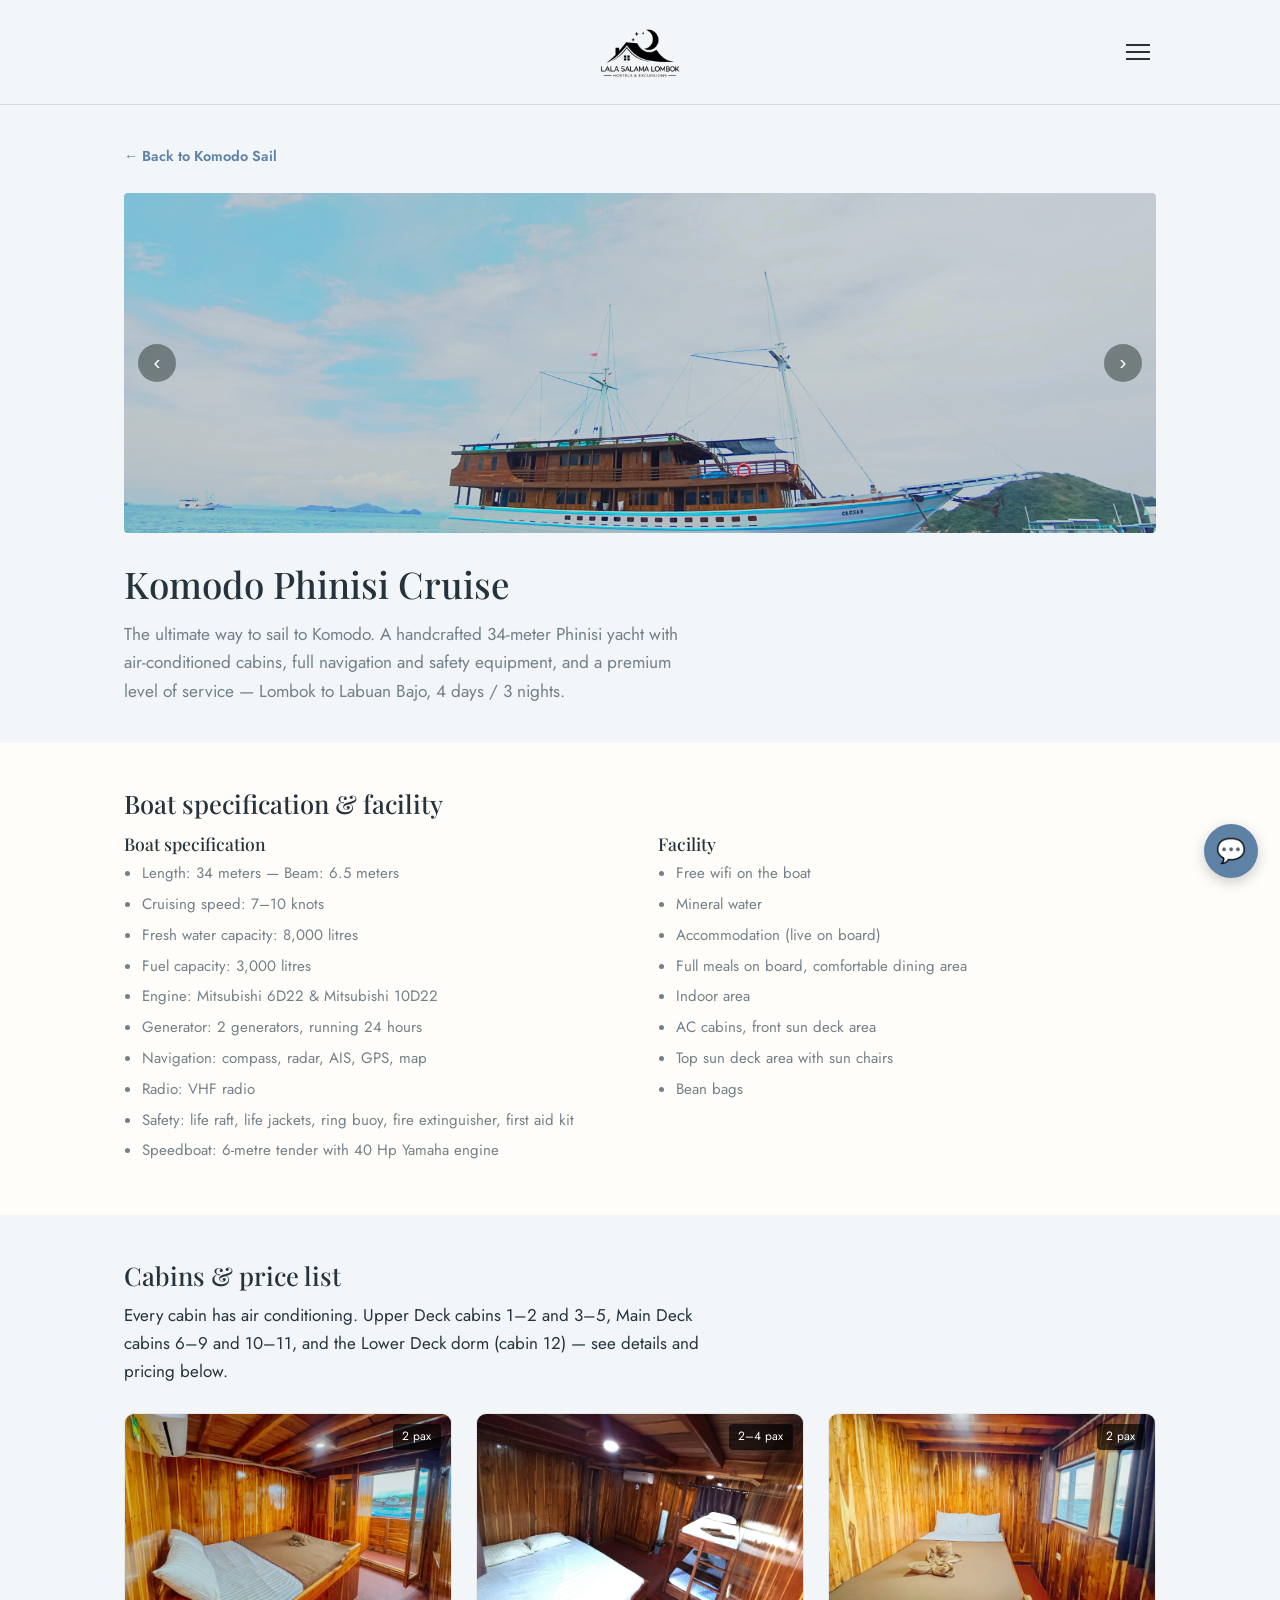
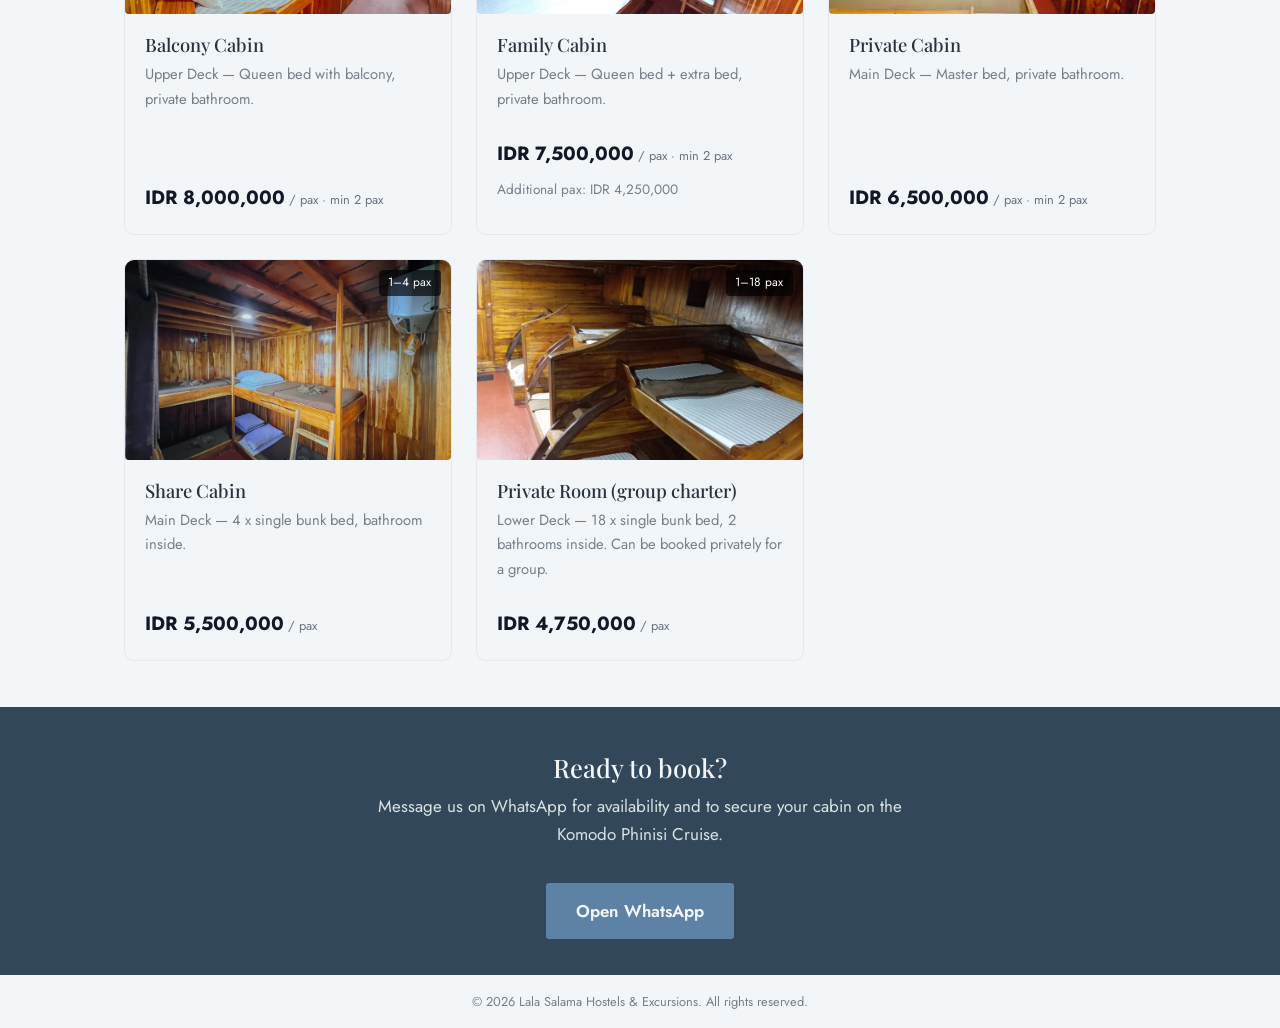
<file: luxury-komodo-cruise.html>
<!DOCTYPE html>
<html lang="en">
<head>
<meta charset="UTF-8">
<meta name="viewport" content="width=device-width, initial-scale=1">
<title>Luxury Komodo Cruise — Lala Salama</title>
<link rel="preconnect" href="https://fonts.googleapis.com">
<link rel="preconnect" href="https://fonts.gstatic.com" crossorigin>
<link href="https://fonts.googleapis.com/css2?family=Playfair+Display:ital,wght@0,500;1,500&family=Jost:wght@400;500;600&display=swap" rel="stylesheet">
<link rel="stylesheet" href="styles.css">
</head>
<body>

<header>
  <div class="header-inner">
    <a class="logo" href="index.html"><img src="img/logo.png" alt="Lala Salama Hostels & Excursions"></a>
    <button class="burger" onclick="document.getElementById('navOverlay').classList.add('open')" aria-label="Open menu">
      <span></span><span></span><span></span>
    </button>
  </div>
</header>

<div class="nav-overlay" id="navOverlay">
  <button class="close" onclick="document.getElementById('navOverlay').classList.remove('open')" aria-label="Close menu">✕</button>
  <nav>
    <a href="index.html#home" onclick="document.getElementById('navOverlay').classList.remove('open')">Home</a>
    <div class="nav-item">
      <a href="index.html#hostels" onclick="document.getElementById('navOverlay').classList.remove('open')">Hostels</a>
      <div class="submenu">
        <a href="lala-salama.html">Lala Salama</a>
        <a href="containers-hostel.html">Containers Hostel</a>
      </div>
    </div>
    <div class="nav-item">
      <a href="index.html#excursions" onclick="document.getElementById('navOverlay').classList.remove('open')">Excursions</a>
      <div class="submenu">
        <a href="komodo-sail.html">Lombok Komodo Sail</a>
        <a href="rinjani-trekking.html">Mount Rinjani Trekking</a>
      </div>
    </div>
    <a href="services.html" onclick="document.getElementById('navOverlay').classList.remove('open')">Services</a>
    <a class="wa" href="https://wa.me/6281238146001" target="_blank">Contact (WhatsApp)</a>
  </nav>
</div>

<section class="hero detail-hero" style="padding-bottom: 20px;">
  <div class="wrap">
    <a class="back-link" href="komodo-sail.html">← Back to Komodo Sail</a>
    <!-- Carrusel superior interactivo con fotos generales del barco -->
    <div class="carousel" id="carousel-luxurytop" style="height:340px;">
      <img class="slide active" src="img/luxury-cruise/luxury-cruise.jpg" alt="Komodo Phinisi Cruise boat, aerial view">
      <img class="slide" src="img/luxury-cruise/IMG_20250209_005527.jpg" alt="Boat front view">
      <img class="slide" src="img/luxury-cruise/KLM-Sultan-4.webp" alt="Boat bow view from the water">
      <img class="slide" src="img/luxury-cruise/sultan-out.jpg" alt="Top sun deck with loungers">
      <img class="slide" src="img/luxury-cruise/IMG-20240802-WA0011.jpg" alt="Indoor lounge area">
      <img class="slide" src="img/luxury-cruise/IMG-20250425-WA0042.jpg" alt="Shaded relaxation area">
      <img class="slide" src="img/luxury-cruise/KLM-Sultan-3.webp" alt="Guests dining on board">
      <img class="slide" src="img/luxury-cruise/toilet.jpg" alt="Cabin bathroom">
      <button class="car-btn prev" onclick="carouselMove('carousel-luxurytop',-1)" aria-label="Previous photo">‹</button>
      <button class="car-btn next" onclick="carouselMove('carousel-luxurytop',1)" aria-label="Next photo">›</button>
    </div>
    <h1>Komodo Phinisi Cruise</h1>
    <p class="lede">The ultimate way to sail to Komodo. A handcrafted 34-meter Phinisi yacht with air-conditioned cabins, full navigation and safety equipment, and a premium level of service — Lombok to Labuan Bajo, 4 days / 3 nights.</p>
  </div>
</section>

<!-- BOAT SPECIFICATION & FACILITY -->
<section class="alt">
  <div class="wrap">
    <h2>Boat specification &amp; facility</h2>
    <div class="info-grid">
      <div>
        <h3 style="font-size:1.1rem">Boat specification</h3>
        <ul>
          <li>Length: 34 meters — Beam: 6.5 meters</li>
          <li>Cruising speed: 7–10 knots</li>
          <li>Fresh water capacity: 8,000 litres</li>
          <li>Fuel capacity: 3,000 litres</li>
          <li>Engine: Mitsubishi 6D22 &amp; Mitsubishi 10D22</li>
          <li>Generator: 2 generators, running 24 hours</li>
          <li>Navigation: compass, radar, AIS, GPS, map</li>
          <li>Radio: VHF radio</li>
          <li>Safety: life raft, life jackets, ring buoy, fire extinguisher, first aid kit</li>
          <li>Speedboat: 6-metre tender with 40 Hp Yamaha engine</li>
        </ul>
      </div>
      <div>
        <h3 style="font-size:1.1rem">Facility</h3>
        <ul>
          <li>Free wifi on the boat</li>
          <li>Mineral water</li>
          <li>Accommodation (live on board)</li>
          <li>Full meals on board, comfortable dining area</li>
          <li>Indoor area</li>
          <li>AC cabins, front sun deck area</li>
          <li>Top sun deck area with sun chairs</li>
          <li>Bean bags</li>
        </ul>
      </div>
    </div>
  </div>
</section>

<!-- CABINS & PRICE LIST -->
<section>
  <div class="wrap">
    <h2>Cabins &amp; price list</h2>
    <p style="margin-bottom: 10px;">Every cabin has air conditioning. Upper Deck cabins 1–2 and 3–5, Main Deck cabins 6–9 and 10–11, and the Lower Deck dorm (cabin 12) — see details and pricing below.</p>

    <div class="room-grid" style="margin-top:28px;">

      <div class="room-card">
        <div class="room-image carousel" id="car-balcony">
          <img class="slide active" src="img/luxury-cruise/balcony-cabin.webp" alt="Balcony Cabin">
          <span class="room-tag">2 pax</span>
        </div>
        <div class="room-details">
          <h3 style="font-size:1.15rem; margin-top:0;">Balcony Cabin</h3>
          <p style="color:var(--stone); font-size:.92rem; margin-bottom:10px;">Upper Deck — Queen bed with balcony, private bathroom.</p>
          <div class="room-price-book">
            <div class="room-price"><span class="amount">IDR 8,000,000</span><span class="per"> / pax · min 2 pax</span></div>
          </div>
        </div>
      </div>

      <div class="room-card">
        <div class="room-image carousel" id="car-family">
          <img class="slide active" src="img/luxury-cruise/family-cabin-sultan.jpg" alt="Family Cabin">
          <span class="room-tag">2–4 pax</span>
        </div>
        <div class="room-details">
          <h3 style="font-size:1.15rem; margin-top:0;">Family Cabin</h3>
          <p style="color:var(--stone); font-size:.92rem; margin-bottom:10px;">Upper Deck — Queen bed + extra bed, private bathroom.</p>
          <div class="room-price-book">
            <div class="room-price"><span class="amount">IDR 7,500,000</span><span class="per"> / pax · min 2 pax</span></div>
          </div>
          <p style="color:var(--stone); font-size:.85rem; margin-top:8px;">Additional pax: IDR 4,250,000</p>
        </div>
      </div>

      <div class="room-card">
        <div class="room-image carousel" id="car-private">
          <img class="slide active" src="img/luxury-cruise/private-cabin.webp" alt="Private Cabin, 2 pax">
          <span class="room-tag">2 pax</span>
        </div>
        <div class="room-details">
          <h3 style="font-size:1.15rem; margin-top:0;">Private Cabin</h3>
          <p style="color:var(--stone); font-size:.92rem; margin-bottom:10px;">Main Deck — Master bed, private bathroom.</p>
          <div class="room-price-book">
            <div class="room-price"><span class="amount">IDR 6,500,000</span><span class="per"> / pax · min 2 pax</span></div>
          </div>
        </div>
      </div>

      <div class="room-card">
        <div class="room-image carousel" id="car-share">
          <img class="slide active" src="img/luxury-cruise/share-cabin.webp" alt="Share Cabin">
          <span class="room-tag">1–4 pax</span>
        </div>
        <div class="room-details">
          <h3 style="font-size:1.15rem; margin-top:0;">Share Cabin</h3>
          <p style="color:var(--stone); font-size:.92rem; margin-bottom:10px;">Main Deck — 4 x single bunk bed, bathroom inside.</p>
          <div class="room-price-book">
            <div class="room-price"><span class="amount">IDR 5,500,000</span><span class="per"> / pax</span></div>
          </div>
        </div>
      </div>

      <div class="room-card">
        <div class="room-image carousel" id="car-group">
          <img class="slide active" src="img/luxury-cruise/share-cabin-2.jpg" alt="Lower Deck dorm, private charter up to 18 pax">
          <span class="room-tag">1–18 pax</span>
        </div>
        <div class="room-details">
          <h3 style="font-size:1.15rem; margin-top:0;">Private Room (group charter)</h3>
          <p style="color:var(--stone); font-size:.92rem; margin-bottom:10px;">Lower Deck — 18 x single bunk bed, 2 bathrooms inside. Can be booked privately for a group.</p>
          <div class="room-price-book">
            <div class="room-price"><span class="amount">IDR 4,750,000</span><span class="per"> / pax</span></div>
          </div>
        </div>
      </div>

    </div>
  </div>
</section>

<footer id="contact">
  <div class="wrap">
    <h2>Ready to book?</h2>
    <p>Message us on WhatsApp for availability and to secure your cabin on the Komodo Phinisi Cruise.</p>
    <a class="wa-btn" href="https://wa.me/6281238146001" target="_blank">Open WhatsApp</a>
  </div>
</footer>

<a class="wa-float" href="https://wa.me/6281238146001" target="_blank" aria-label="WhatsApp">💬</a>

<div class="copyright">© 2026 Lala Salama Hostels &amp; Excursions. All rights reserved.</div>

<!-- Modal para pantalla completa con flechas (necesario para carousel.js) -->
<div id="imageModal" class="img-modal">
  <span class="img-modal-close">&times;</span>
  <button class="img-modal-prev" aria-label="Anterior">‹</button>
  <button class="img-modal-next" aria-label="Siguiente">›</button>
  <img class="img-modal-content" id="fullSizeImg">
</div>

<script src="carousel.js"></script>
</body>
</html>
</file>
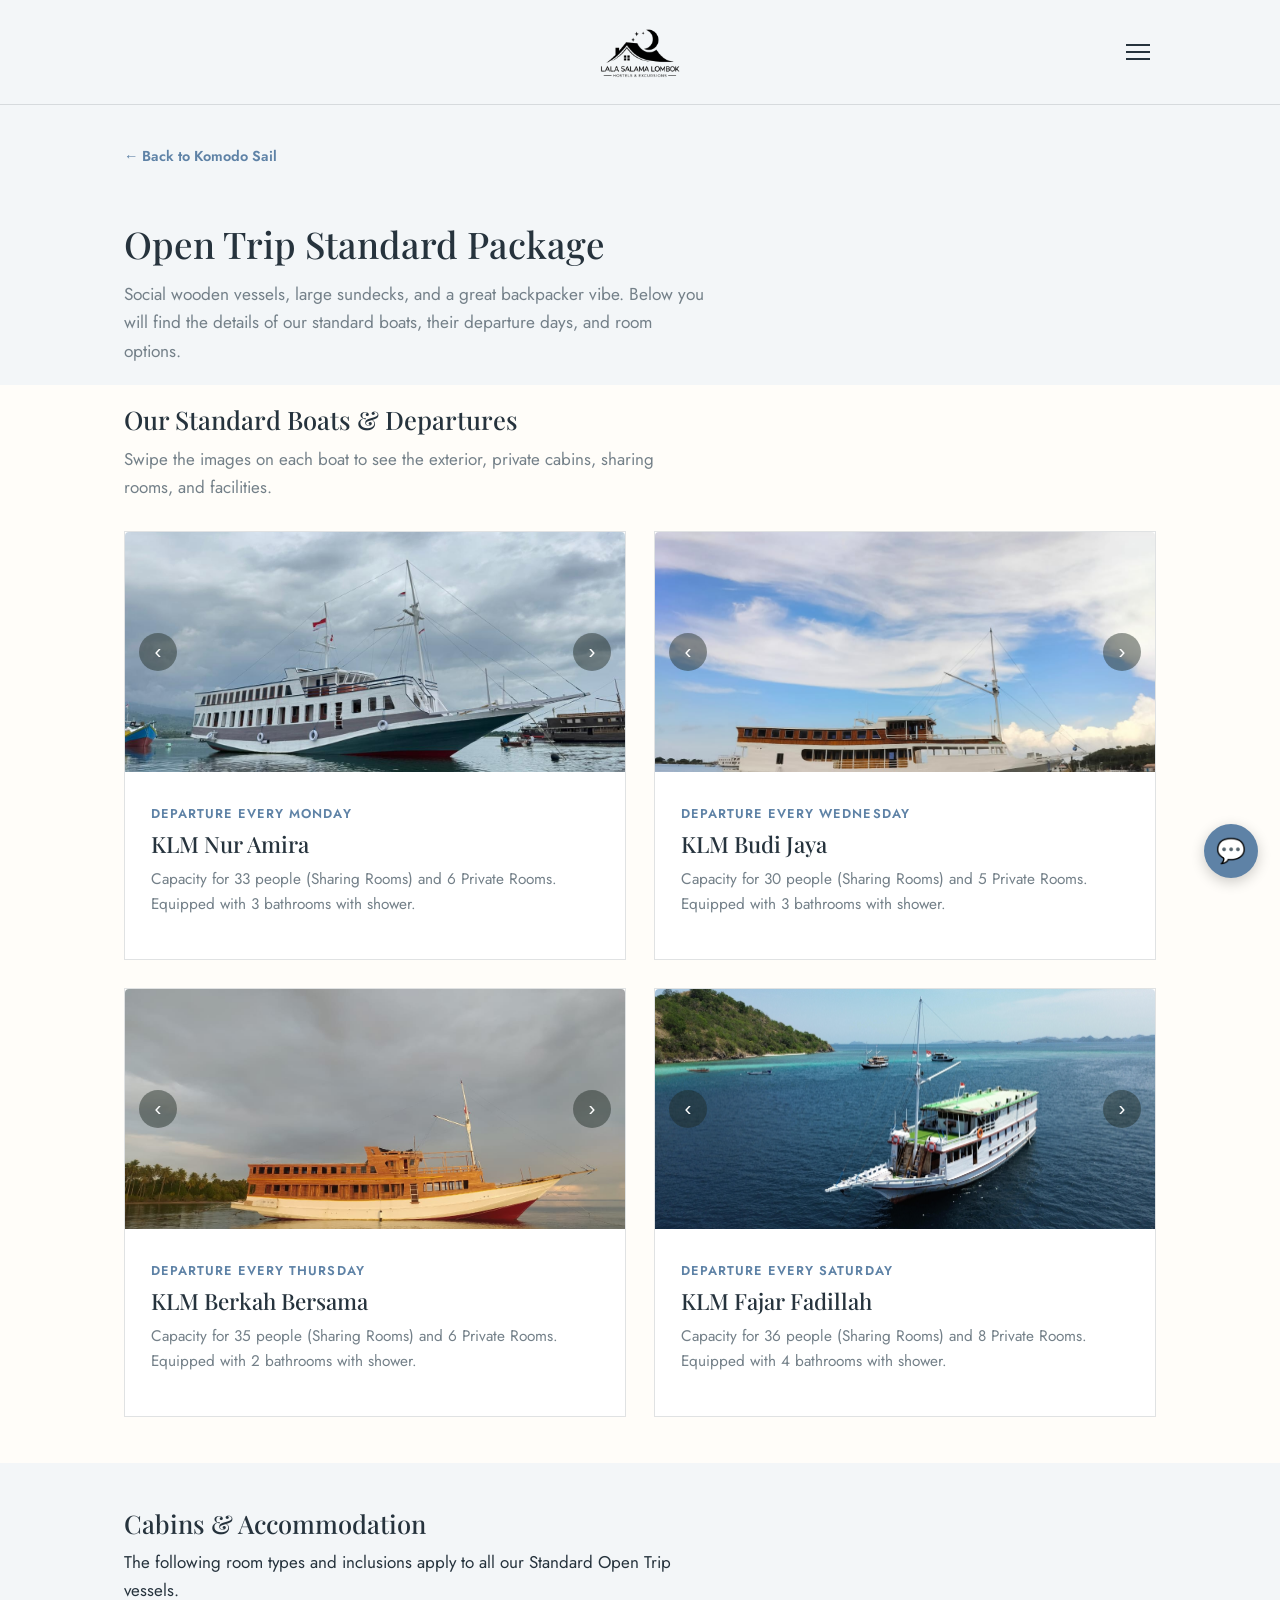
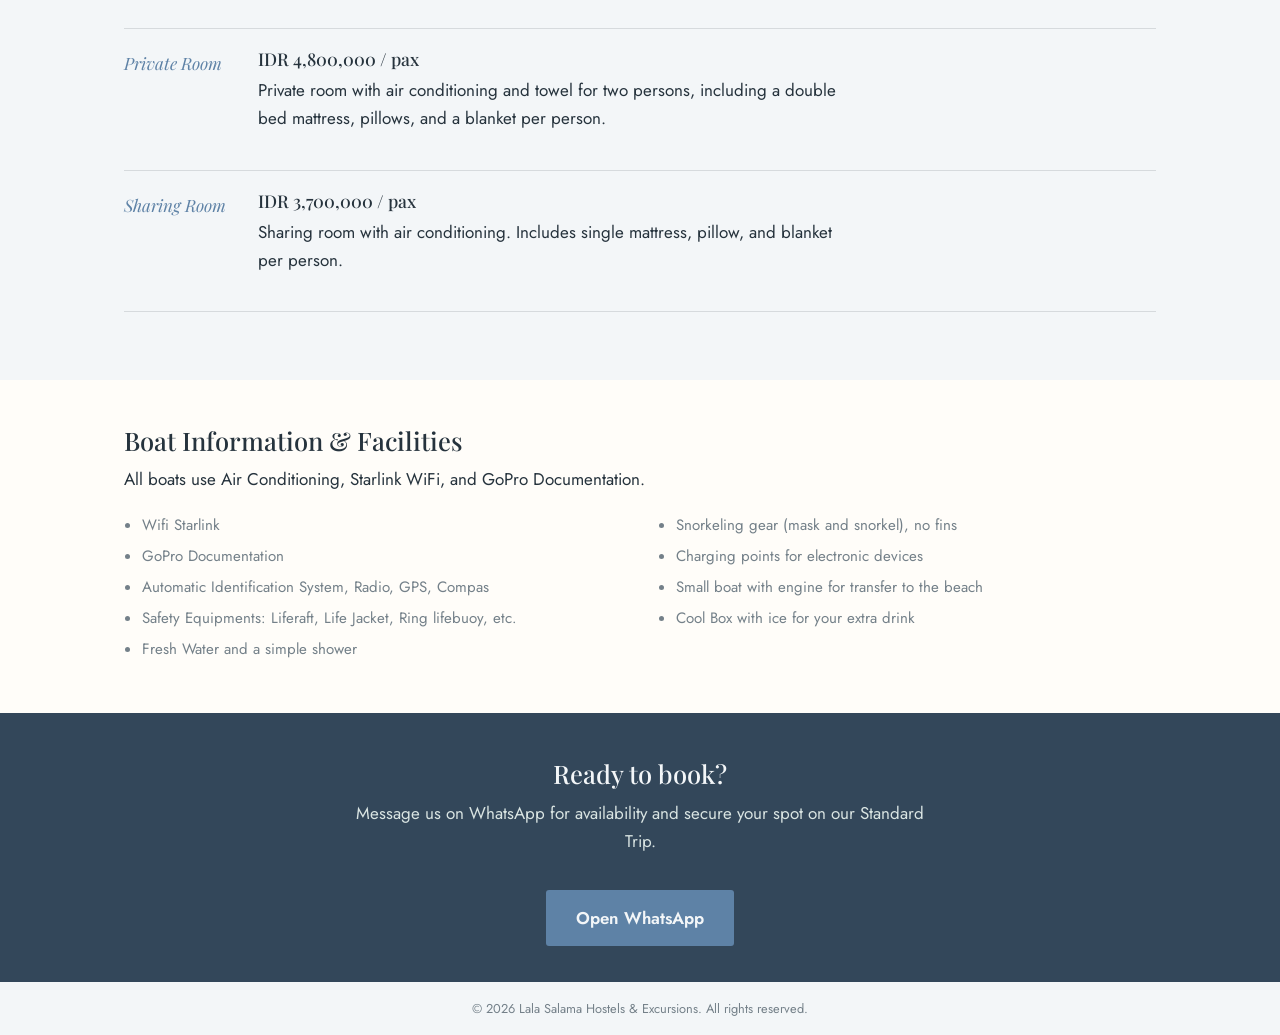
<file: open-trip-standard.html>
<!DOCTYPE html>
<html lang="en">
<head>
<meta charset="UTF-8">
<meta name="viewport" content="width=device-width, initial-scale=1">
<title>Open Trip Standard — Lala Salama</title>
<link rel="preconnect" href="https://fonts.googleapis.com">
<link rel="preconnect" href="https://fonts.gstatic.com" crossorigin>
<link href="https://fonts.googleapis.com/css2?family=Playfair+Display:ital,wght@0,500;1,500&family=Jost:wght@400;500;600&display=swap" rel="stylesheet">
<link rel="stylesheet" href="styles.css">
</head>
<body>

<header>
  <div class="header-inner">
    <a class="logo" href="index.html"><img src="img/logo.png" alt="Lala Salama Hostels & Excursions"></a>
    <button class="burger" onclick="document.getElementById('navOverlay').classList.add('open')" aria-label="Open menu">
      <span></span><span></span><span></span>
    </button>
  </div>
</header>
<div class="nav-overlay" id="navOverlay">
  <button class="close" onclick="document.getElementById('navOverlay').classList.remove('open')" aria-label="Close menu">✕</button>
  <nav>
    <a href="index.html#home" onclick="document.getElementById('navOverlay').classList.remove('open')">Home</a>
    <div class="nav-item">
      <a href="index.html#hostels" onclick="document.getElementById('navOverlay').classList.remove('open')">Hostels</a>
      <div class="submenu">
        <a href="lala-salama.html">Lala Salama</a>
        <a href="containers-hostel.html">Containers Hostel</a>
      </div>
    </div>
    <div class="nav-item">
      <a href="index.html#excursions" onclick="document.getElementById('navOverlay').classList.remove('open')">Excursions</a>
      <div class="submenu">
        <a href="komodo-sail.html">Lombok Komodo Sail</a>
        <a href="rinjani-trekking.html">Mount Rinjani Trekking</a>
      </div>
    </div>
    <a href="services.html" onclick="document.getElementById('navOverlay').classList.remove('open')">Services</a>
    <a class="wa" href="https://wa.me/6281238146001" target="_blank">Contact (WhatsApp)</a>
  </nav>
</div>

<section class="hero detail-hero" style="padding-bottom: 0;">
  <div class="wrap">
    <a class="back-link" href="komodo-sail.html">← Back to Komodo Sail</a>
    <h1>Open Trip Standard Package</h1>
    <p class="lede" style="margin-bottom: 20px;">Social wooden vessels, large sundecks, and a great backpacker vibe. Below you will find the details of our standard boats, their departure days, and room options.</p>
  </div>
</section>

<!-- BOATS & DEPARTURES -->
<section class="alt" style="padding-top: 20px;">
  <div class="wrap">
    <h2>Our Standard Boats &amp; Departures</h2>
    <p style="margin-bottom: 30px; color: var(--stone);">Swipe the images on each boat to see the exterior, private cabins, sharing rooms, and facilities.</p>
    <div class="grid-2">
      
      <!-- Barco 1: NUR AMIRA -->
      <div class="card" style="cursor:default;">
        <div class="carousel" id="carousel-amira" style="height:240px; border-radius:4px 4px 0 0;">
          <img class="slide active" src="img/nur-amira/01-Boat Nur Amira.jpg" alt="KLM Nur Amira Exterior">
          <img class="slide" src="img/nur-amira/01-Boat Nur Amira(1).jpg" alt="KLM Nur Amira Exterior">
          <img class="slide" src="img/nur-amira/02-Private Room.jpg" alt="KLM Nur Amira Private Room">
          <img class="slide" src="img/nur-amira/03 - Shering Room.jpg" alt="KLM Nur Amira Sharing Room">
          <img class="slide" src="img/nur-amira/04 Resto.jpg" alt="KLM Nur Amira Resto">
          <img class="slide" src="img/nur-amira/05 sun roof.jpg" alt="KLM Nur Amira Sun Roof">
          <img class="slide" src="img/nur-amira/06 Toilet_(1).jpg" alt="KLM Nur Amira Toilet">
          <button class="car-btn prev" onclick="carouselMove('carousel-amira',-1)" aria-label="Previous photo">‹</button>
          <button class="car-btn next" onclick="carouselMove('carousel-amira',1)" aria-label="Next photo">›</button>
        </div>
        <div class="body">
          <span class="eyebrow" style="margin-bottom: 8px; display: inline-block;">Departure every Monday</span>
          <h3 style="margin-top: 0;">KLM Nur Amira</h3>
          <p>Capacity for 33 people (Sharing Rooms) and 6 Private Rooms. Equipped with 3 bathrooms with shower.</p>
        </div>
      </div>

      <!-- Barco 2: BUDI JAYA -->
      <div class="card" style="cursor:default;">
        <div class="carousel" id="carousel-budi" style="height:240px; border-radius:4px 4px 0 0;">
          <img class="slide active" src="img/budi-jaya/01- KLM Budi Jaya_.jpg" alt="KLM Budi Jaya Exterior">
          <img class="slide" src="img/budi-jaya/01- KLM Budi Jaya_(1).jpg" alt="KLM Budi Jaya Exterior">
          <img class="slide" src="img/budi-jaya/02 Private Room.jpg" alt="KLM Budi Jaya Private Room">
          <img class="slide" src="img/budi-jaya/04-Resto.jpg" alt="KLM Budi Jaya Resto">
          <img class="slide" src="img/budi-jaya/06 Toilet_.jpg" alt="KLM Budi Jaya Toilet">
          <button class="car-btn prev" onclick="carouselMove('carousel-budi',-1)" aria-label="Previous photo">‹</button>
          <button class="car-btn next" onclick="carouselMove('carousel-budi',1)" aria-label="Next photo">›</button>
        </div>
        <div class="body">
          <span class="eyebrow" style="margin-bottom: 8px; display: inline-block;">Departure every Wednesday</span>
          <h3 style="margin-top: 0;">KLM Budi Jaya</h3>
          <p>Capacity for 30 people (Sharing Rooms) and 5 Private Rooms. Equipped with 3 bathrooms with shower.</p>
        </div>
      </div>

      <!-- Barco 3: BERKAH BERSAMA -->
      <div class="card" style="cursor:default;">
        <div class="carousel" id="carousel-berkah" style="height:240px; border-radius:4px 4px 0 0;">
          <img class="slide active" src="img/berkah-bersama/01-Boat Berkah Bersama(2).jpg" alt="KLM Berkah Bersama Exterior">
          <img class="slide" src="img/berkah-bersama/01-Boat Berkah Bersama.jpg" alt="KLM Berkah Bersama Exterior">
          <img class="slide" src="img/berkah-bersama/02-Private Room.jpg" alt="KLM Berkah Bersama Private Room">
          <img class="slide" src="img/berkah-bersama/03 - Shering Room.jpg" alt="KLM Berkah Bersama Sharing Room">
          <img class="slide" src="img/berkah-bersama/06- Toilet.jpg" alt="KLM Berkah Bersama Toilet">
          <button class="car-btn prev" onclick="carouselMove('carousel-berkah',-1)" aria-label="Previous photo">‹</button>
          <button class="car-btn next" onclick="carouselMove('carousel-berkah',1)" aria-label="Next photo">›</button>
        </div>
        <div class="body">
          <span class="eyebrow" style="margin-bottom: 8px; display: inline-block;">Departure every Thursday</span>
          <h3 style="margin-top: 0;">KLM Berkah Bersama</h3>
          <p>Capacity for 35 people (Sharing Rooms) and 6 Private Rooms. Equipped with 2 bathrooms with shower.</p>
        </div>
      </div>

      <!-- Barco 4: FAJAR FADILLAH -->
      <div class="card" style="cursor:default;">
        <div class="carousel" id="carousel-fajar" style="height:240px; border-radius:4px 4px 0 0;">
          <img class="slide active" src="img/fajar-fadillah/01 - KLM Fajar Fadillah.jpg" alt="KLM Fajar Fadillah Exterior">
          <img class="slide" src="img/fajar-fadillah/01 - KLM Fajar Fadillah_.jpg" alt="KLM Fajar Fadillah Exterior">
          <img class="slide" src="img/fajar-fadillah/02 - Private Room.jpg" alt="KLM Fajar Fadillah Private Room">
          <img class="slide" src="img/fajar-fadillah/03 - Shering Room(1).jpg" alt="KLM Fajar Fadillah Sharing Room">
          <img class="slide" src="img/fajar-fadillah/05 - Sun roof_(1).jpg" alt="KLM Fajar Fadillah Sun Roof">
          <img class="slide" src="img/fajar-fadillah/06- Toilet.jpg" alt="KLM Fajar Fadillah Toilet">
          <button class="car-btn prev" onclick="carouselMove('carousel-fajar',-1)" aria-label="Previous photo">‹</button>
          <button class="car-btn next" onclick="carouselMove('carousel-fajar',1)" aria-label="Next photo">›</button>
        </div>
        <div class="body">
          <span class="eyebrow" style="margin-bottom: 8px; display: inline-block;">Departure every Saturday</span>
          <h3 style="margin-top: 0;">KLM Fajar Fadillah</h3>
          <p>Capacity for 36 people (Sharing Rooms) and 8 Private Rooms. Equipped with 4 bathrooms with shower.</p>
        </div>
      </div>
    </div>
  </div>
</section>

<!-- CABINS & ACCOMMODATION -->
<section>
  <div class="wrap">
    <h2>Cabins &amp; Accommodation</h2>
    <p style="margin-bottom: 24px;">The following room types and inclusions apply to all our Standard Open Trip vessels.</p>
    <div class="pack-block" style="border-top: none; padding-top: 0;">
      <div class="itin" style="margin-top: 0;">
        <div class="day">
          <div class="label">Private Room</div>
          <div>
            <h3 style="font-size:1.1rem; margin-top:0;">IDR 4,800,000 / pax</h3>
            <p>Private room with air conditioning and towel for two persons, including a double bed mattress, pillows, and a blanket per person.</p>
          </div>
        </div>
        <div class="day">
          <div class="label">Sharing Room</div>
          <div>
            <h3 style="font-size:1.1rem; margin-top:0;">IDR 3,700,000 / pax</h3>
            <p>Sharing room with air conditioning. Includes single mattress, pillow, and blanket per person.</p>
          </div>
        </div>
      </div>
    </div>
  </div>
</section>

<!-- BOAT FACILITIES -->
<section class="alt">
  <div class="wrap">
    <h2>Boat Information &amp; Facilities</h2>
    <p style="margin-bottom: 20px;">All boats use Air Conditioning, Starlink WiFi, and GoPro Documentation.</p>
    <div class="info-grid">
      <div>
        <ul>
          <li>Wifi Starlink</li>
          <li>GoPro Documentation</li>
          <li>Automatic Identification System, Radio, GPS, Compas</li>
          <li>Safety Equipments: Liferaft, Life Jacket, Ring lifebuoy, etc.</li>
          <li>Fresh Water and a simple shower</li>
        </ul>
      </div>
      <div>
        <ul>
          <li>Snorkeling gear (mask and snorkel), no fins</li>
          <li>Charging points for electronic devices</li>
          <li>Small boat with engine for transfer to the beach</li>
          <li>Cool Box with ice for your extra drink</li>
        </ul>
      </div>
    </div>
  </div>
</section>

<footer id="contact">
  <div class="wrap">
    <h2>Ready to book?</h2>
    <p>Message us on WhatsApp for availability and secure your spot on our Standard Trip.</p>
    <a class="wa-btn" href="https://wa.me/6281238146001" target="_blank">Open WhatsApp</a>
  </div>
</footer>

<a class="wa-float" href="https://wa.me/6281238146001" target="_blank" aria-label="WhatsApp">💬</a>

<div class="copyright">© 2026 Lala Salama Hostels &amp; Excursions. All rights reserved.</div>

<!-- Modal para pantalla completa con flechas -->
<div id="imageModal" class="img-modal">
  <span class="img-modal-close">&times;</span>
  <button class="img-modal-prev" aria-label="Anterior">‹</button>
  <button class="img-modal-next" aria-label="Siguiente">›</button>
  <img class="img-modal-content" id="fullSizeImg">
</div>

<script src="carousel.js"></script>
<script>
  document.addEventListener("DOMContentLoaded", function() {
    var modal = document.getElementById("imageModal");
    var modalImg = document.getElementById("fullSizeImg");
    var closeBtn = document.getElementsByClassName("img-modal-close")[0];
    var prevBtn = document.getElementsByClassName("img-modal-prev")[0];
    var nextBtn = document.getElementsByClassName("img-modal-next")[0];

    var currentImages = []; 
    var currentIndex = 0;   

    // Selecciona todos los carruseles de la página de forma independiente
    var carousels = document.querySelectorAll(".carousel");
    
    carousels.forEach(function(carousel) {
      var slides = carousel.querySelectorAll(".slide");
      
      slides.forEach(function(img, index) {
        img.style.cursor = "zoom-in";
        
        img.onclick = function() {
          // Guarda solo las fotos del barco que el cliente está mirando
          currentImages = Array.from(slides);
          currentIndex = index;
          
          modal.style.display = "block";
          updateModalImage();
        }
      });
    });

    function updateModalImage() {
      modalImg.src = currentImages[currentIndex].src;
    }

    // Flecha anterior
    prevBtn.onclick = function(e) {
      e.stopPropagation(); // Evita que el clic cierre el fondo
      currentIndex = (currentIndex > 0) ? currentIndex - 1 : currentImages.length - 1;
      updateModalImage();
    }

    // Flecha siguiente
    nextBtn.onclick = function(e) {
      e.stopPropagation(); // Evita que el clic cierre el fondo
      currentIndex = (currentIndex < currentImages.length - 1) ? currentIndex + 1 : 0;
      updateModalImage();
    }

    // Cierra con la X
    closeBtn.onclick = function() {
      modal.style.display = "none";
    }

    // Cierra al hacer clic en el fondo oscuro
    modal.onclick = function(e) {
      if (e.target !== modalImg && e.target !== prevBtn && e.target !== nextBtn) {
        modal.style.display = "none";
      }
    }
  });
</script>
</body>
</html>
</file>
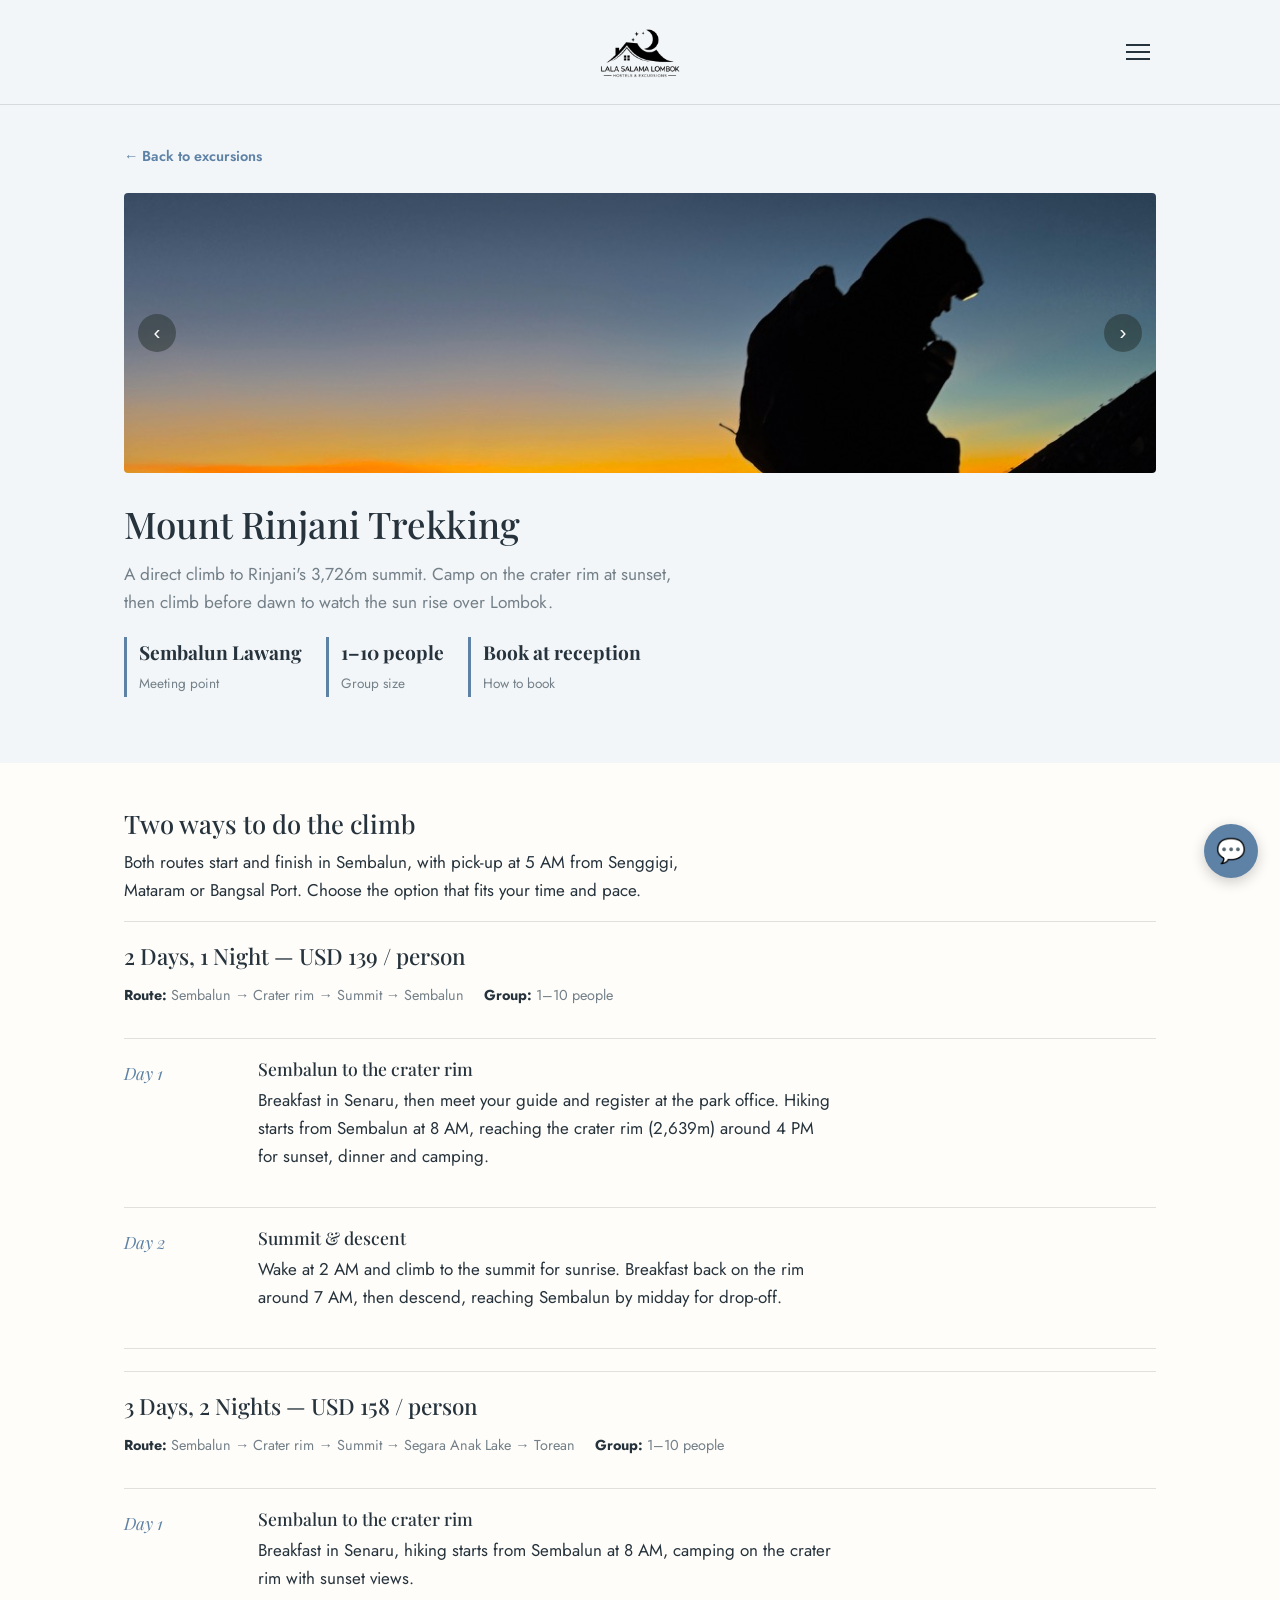
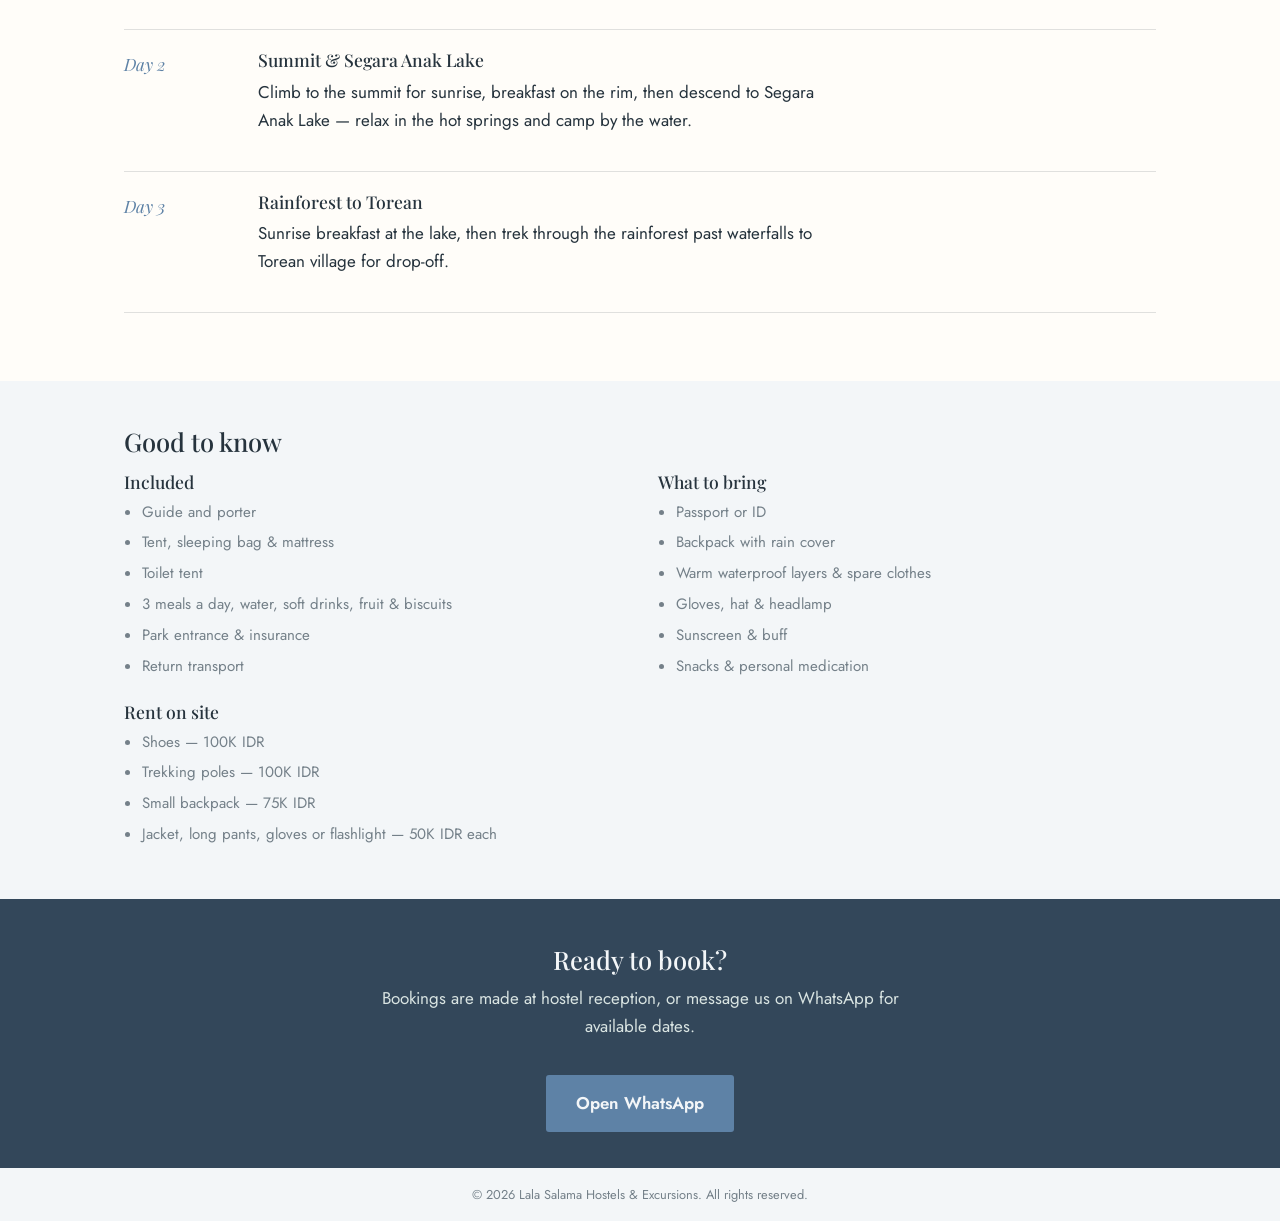
<file: rinjani-trekking.html>
<!DOCTYPE html>
<html lang="en">
<head>
<meta charset="UTF-8">
<meta name="viewport" content="width=device-width, initial-scale=1">
<title>Mount Rinjani Trekking — Lala Salama</title>
<link rel="preconnect" href="https://fonts.googleapis.com">
<link rel="preconnect" href="https://fonts.gstatic.com" crossorigin>
<link href="https://fonts.googleapis.com/css2?family=Playfair+Display:ital,wght@0,500;1,500&family=Jost:wght@400;500;600&display=swap" rel="stylesheet">
<link rel="stylesheet" href="styles.css">
</head>
<body>

<header>
  <div class="header-inner">
    <a class="logo" href="index.html"><img src="img/logo.png" alt="Lala Salama Hostels & Excursions"></a>
    <button class="burger" onclick="document.getElementById('navOverlay').classList.add('open')" aria-label="Open menu">
      <span></span><span></span><span></span>
    </button>
  </div>
</header>

<div class="nav-overlay" id="navOverlay">
  <button class="close" onclick="document.getElementById('navOverlay').classList.remove('open')" aria-label="Close menu">✕</button>
  <nav>
    <a href="index.html#home" onclick="document.getElementById('navOverlay').classList.remove('open')">Home</a>
    <div class="nav-item">
      <a href="index.html#hostels" onclick="document.getElementById('navOverlay').classList.remove('open')">Hostels</a>
      <div class="submenu">
        <a href="lala-salama.html">Lala Salama</a>
        <a href="containers-hostel.html">Containers Hostel</a>
      </div>
    </div>
    <div class="nav-item">
      <a href="index.html#excursions" onclick="document.getElementById('navOverlay').classList.remove('open')">Excursions</a>
      <div class="submenu">
        <a href="komodo-sail.html">Lombok Komodo Sail</a>
        <a href="rinjani-trekking.html">Mount Rinjani Trekking</a>
      </div>
    </div>
    <a href="services.html" onclick="document.getElementById('navOverlay').classList.remove('open')">Services</a>
    <a class="wa" href="https://wa.me/6281238146001" target="_blank">Contact (WhatsApp)</a>
  </nav>
</div>

<section class="hero detail-hero">
  <div class="wrap">
    <a class="back-link" href="index.html#excursions">← Back to excursions</a>
    
    <!-- Carrusel de Rinjani -->
    <div class="carousel" id="carousel-rinjani" style="height:280px; border-radius:4px; margin-bottom: 24px;">
      <img class="slide active" src="img/mount-t-foto/IMG_8524.JPG" alt="Rinjani Trekking">
      <img class="slide" src="img/mount-t-foto/IMG_8714.JPG" alt="Rinjani Trekking">
      <img class="slide" src="img/mount-t-foto/IMG_8722.JPG" alt="Rinjani Trekking">
      <img class="slide" src="img/mount-t-foto/IMG_8849.JPG" alt="Rinjani Trekking">
	  <img class="slide" src="img/mount-t-foto/IMG_8657.JPG" alt="Rinjani Trekking">
	  <img class="slide" src="img/mount-t-foto/IMG_8173.JPG" alt="Rinjani Trekking">
	  <img class="slide" src="img/mount-t-foto/IMG_8742.JPG" alt="Rinjani Trekking">
      <button class="car-btn prev" onclick="carouselMove('carousel-rinjani',-1)" aria-label="Previous photo">‹</button>
      <button class="car-btn next" onclick="carouselMove('carousel-rinjani',1)" aria-label="Next photo">›</button>
    </div>

    <h1>Mount Rinjani Trekking</h1>
    <p class="lede">A direct climb to Rinjani's 3,726m summit. Camp on the crater rim at sunset, then climb before dawn to watch the sun rise over Lombok.</p>
    <div class="meta-row">
      <div class="item"><b>Sembalun Lawang</b><span>Meeting point</span></div>
      <div class="item"><b>1–10 people</b><span>Group size</span></div>
      <div class="item"><b>Book at reception</b><span>How to book</span></div>
    </div>
  </div>
</section>

<section class="alt">
  <div class="wrap">
    <h2>Two ways to do the climb</h2>
    <p>Both routes start and finish in Sembalun, with pick-up at 5 AM from Senggigi, Mataram or Bangsal Port. Choose the option that fits your time and pace.</p>

    <div class="pack-block">
      <h3>2 Days, 1 Night — USD 139 / person</h3>
      <div class="pack-meta"><span><b>Route:</b> Sembalun → Crater rim → Summit → Sembalun</span><span><b>Group:</b> 1–10 people</span></div>
      <div class="itin">
        <div class="day"><div class="label">Day 1</div><div><h3 style="font-size:1.1rem">Sembalun to the crater rim</h3><p>Breakfast in Senaru, then meet your guide and register at the park office. Hiking starts from Sembalun at 8 AM, reaching the crater rim (2,639m) around 4 PM for sunset, dinner and camping.</p></div></div>
        <div class="day"><div class="label">Day 2</div><div><h3 style="font-size:1.1rem">Summit &amp; descent</h3><p>Wake at 2 AM and climb to the summit for sunrise. Breakfast back on the rim around 7 AM, then descend, reaching Sembalun by midday for drop-off.</p></div></div>
      </div>
    </div>

    <div class="pack-block">
      <h3>3 Days, 2 Nights — USD 158 / person</h3>
      <div class="pack-meta"><span><b>Route:</b> Sembalun → Crater rim → Summit → Segara Anak Lake → Torean</span><span><b>Group:</b> 1–10 people</span></div>
      <div class="itin">
        <div class="day"><div class="label">Day 1</div><div><h3 style="font-size:1.1rem">Sembalun to the crater rim</h3><p>Breakfast in Senaru, hiking starts from Sembalun at 8 AM, camping on the crater rim with sunset views.</p></div></div>
        <div class="day"><div class="label">Day 2</div><div><h3 style="font-size:1.1rem">Summit &amp; Segara Anak Lake</h3><p>Climb to the summit for sunrise, breakfast on the rim, then descend to Segara Anak Lake — relax in the hot springs and camp by the water.</p></div></div>
        <div class="day"><div class="label">Day 3</div><div><h3 style="font-size:1.1rem">Rainforest to Torean</h3><p>Sunrise breakfast at the lake, then trek through the rainforest past waterfalls to Torean village for drop-off.</p></div></div>
      </div>
    </div>
  </div>
</section>

<section>
  <div class="wrap">
    <h2>Good to know</h2>
    <div class="info-grid">
      <div>
        <h3 style="font-size:1.1rem">Included</h3>
        <ul>
          <li>Guide and porter</li>
          <li>Tent, sleeping bag &amp; mattress</li>
          <li>Toilet tent</li>
          <li>3 meals a day, water, soft drinks, fruit &amp; biscuits</li>
          <li>Park entrance &amp; insurance</li>
          <li>Return transport</li>
        </ul>
        <h3 style="font-size:1.1rem;margin-top:24px">Rent on site</h3>
        <ul>
          <li>Shoes — 100K IDR</li>
          <li>Trekking poles — 100K IDR</li>
          <li>Small backpack — 75K IDR</li>
          <li>Jacket, long pants, gloves or flashlight — 50K IDR each</li>
        </ul>
      </div>
      <div>
        <h3 style="font-size:1.1rem">What to bring</h3>
        <ul>
          <li>Passport or ID</li>
          <li>Backpack with rain cover</li>
          <li>Warm waterproof layers &amp; spare clothes</li>
          <li>Gloves, hat &amp; headlamp</li>
          <li>Sunscreen &amp; buff</li>
          <li>Snacks &amp; personal medication</li>
        </ul>
      </div>
    </div>
  </div>
</section>

<footer id="contact">
  <div class="wrap">
    <h2>Ready to book?</h2>
    <p>Bookings are made at hostel reception, or message us on WhatsApp for available dates.</p>
    <a class="wa-btn" href="https://wa.me/6281238146001" target="_blank">Open WhatsApp</a>
  </div>
</footer>

<a class="wa-float" href="https://wa.me/6281238146001" target="_blank" aria-label="WhatsApp">💬</a>

<div class="copyright">© 2026 Lala Salama Hostels &amp; Excursions. All rights reserved.</div>

<!-- Modal para pantalla completa con flechas -->
<div id="imageModal" class="img-modal">
  <span class="img-modal-close">&times;</span>
  <button class="img-modal-prev" aria-label="Anterior">‹</button>
  <button class="img-modal-next" aria-label="Siguiente">›</button>
  <img class="img-modal-content" id="fullSizeImg">
</div>

<script src="carousel.js"></script>
</body>
</html>
</file>
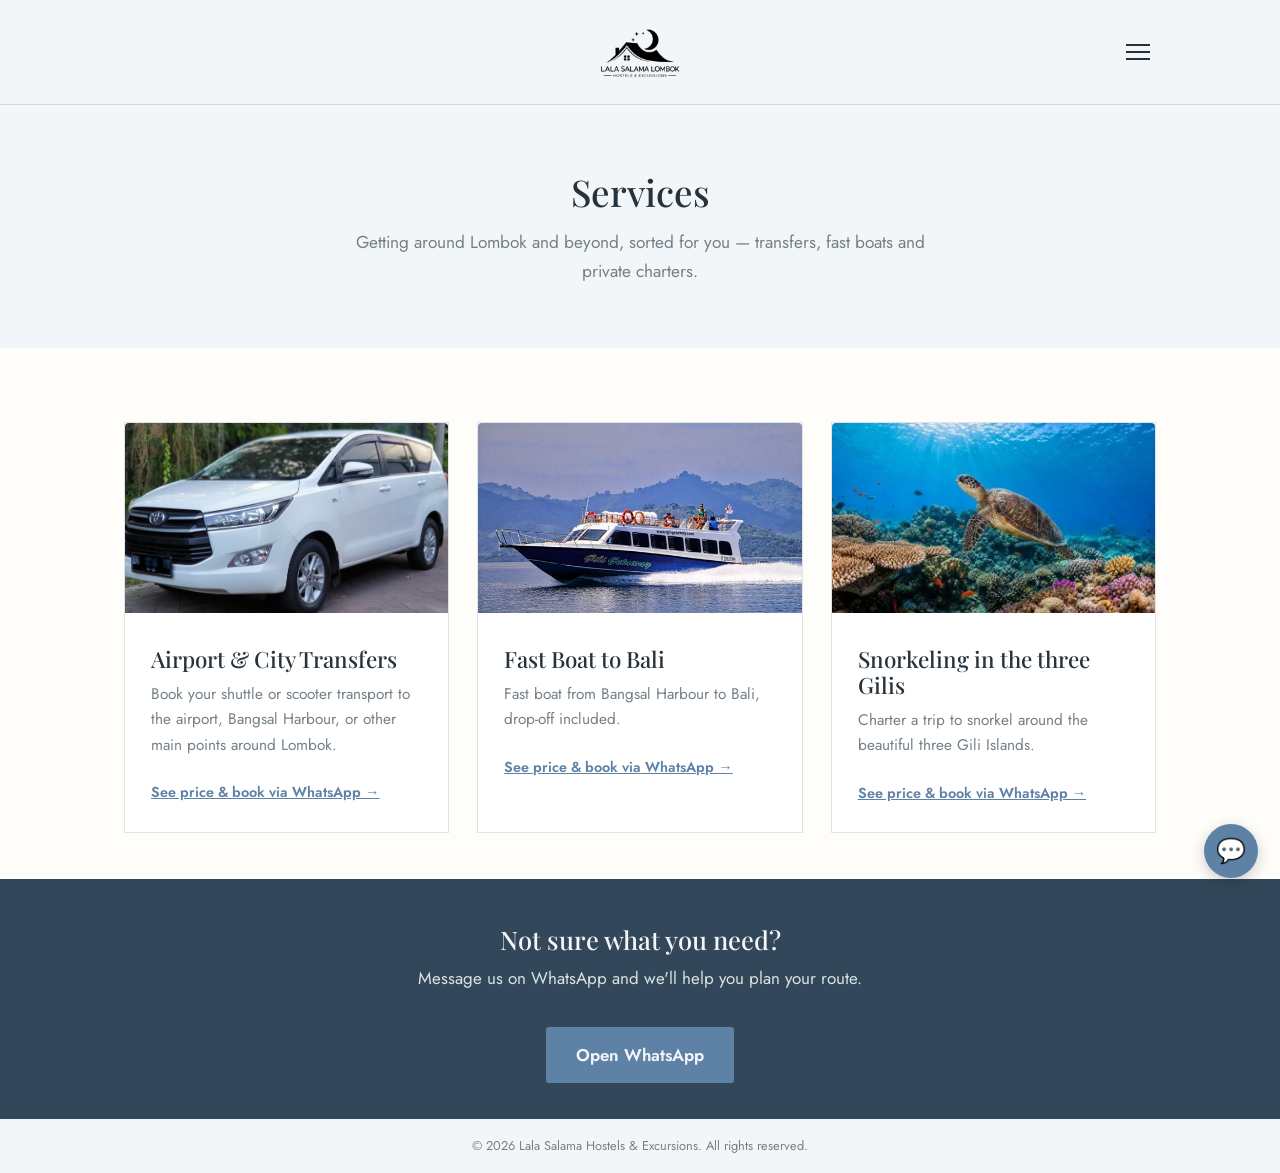
<file: services.html>
<!DOCTYPE html>
<html lang="en">
<head>
<meta charset="UTF-8">
<meta name="viewport" content="width=device-width, initial-scale=1">
<title>Services — Lala Salama</title>
<link rel="preconnect" href="https://fonts.googleapis.com">
<link rel="preconnect" href="https://fonts.gstatic.com" crossorigin>
<link href="https://fonts.googleapis.com/css2?family=Playfair+Display:ital,wght@0,500;1,500&family=Jost:wght@400;500;600&display=swap" rel="stylesheet">
<link rel="stylesheet" href="styles.css">
</head>
<body>

<header>
  <div class="header-inner">
    <a class="logo" href="index.html"><img src="img/logo.png" alt="Lala Salama Hostels & Excursions"></a>
    <button class="burger" onclick="document.getElementById('navOverlay').classList.add('open')" aria-label="Open menu">
      <span></span><span></span><span></span>
    </button>
  </div>
</header>

<div class="nav-overlay" id="navOverlay">
  <button class="close" onclick="document.getElementById('navOverlay').classList.remove('open')" aria-label="Close menu">✕</button>
  <nav>
    <a href="index.html#home" onclick="document.getElementById('navOverlay').classList.remove('open')">Home</a>
    <div class="nav-item">
      <a href="index.html#hostels" onclick="document.getElementById('navOverlay').classList.remove('open')">Hostels</a>
      <div class="submenu">
        <a href="lala-salama.html">Lala Salama</a>
        <a href="containers-hostel.html">Containers Hostel</a>
      </div>
    </div>
    <div class="nav-item">
      <a href="index.html#excursions" onclick="document.getElementById('navOverlay').classList.remove('open')">Excursions</a>
      <div class="submenu">
        <a href="komodo-sail.html">Lombok Komodo Sail</a>
        <a href="rinjani-trekking.html">Mount Rinjani Trekking</a>
      </div>
    </div>
    <a href="services.html" onclick="document.getElementById('navOverlay').classList.remove('open')">Services</a>
    <a class="wa" href="https://wa.me/6281238146001" target="_blank">Contact (WhatsApp)</a>
  </nav>
</div>

<section class="hero">
  <div class="wrap">
    <h1 class="center">Services</h1>
    <p class="lede center">Getting around Lombok and beyond, sorted for you — transfers, fast boats and private charters.</p>
  </div>
</section>

<section class="alt">
  <div class="wrap">
    <div class="grid-2 grid-3">

      <div class="card" style="cursor:default;">
        <img src="img/tranfer.jpg" alt="Airport and City Transfers" style="width:100%; height:190px; object-fit:cover; border-radius:4px 4px 0 0;">
        <div class="body">
          <h3>Airport &amp; City Transfers</h3>
          <p>Book your shuttle or scooter transport to the airport, Bangsal Harbour, or other main points around Lombok.</p>
          <a class="link" href="https://wa.me/6281238146001?text=Hi%21%20I%27d%20like%20to%20know%20the%20price%20and%20book%20a%20transfer%20%28shuttle%20or%20scooter%29%20to%20the%20airport%2C%20Bangsal%20or%20another%20main%20point." target="_blank">See price &amp; book via WhatsApp →</a>
        </div>
      </div>

      <div class="card" style="cursor:default;">
        <img src="img/fast-boat.jpg" alt="Fast Boat to Bali" style="width:100%; height:190px; object-fit:cover; border-radius:4px 4px 0 0;">
        <div class="body">
          <h3>Fast Boat to Bali</h3>
          <p>Fast boat from Bangsal Harbour to Bali, drop-off included.</p>
          <a class="link" href="https://wa.me/6281238146001?text=Hi%21%20I%27d%20like%20to%20know%20the%20price%20and%20book%20the%20fast%20boat%20from%20Bangsal%20Harbour%20to%20Bali." target="_blank">See price &amp; book via WhatsApp →</a>
        </div>
      </div>

      <div class="card" style="cursor:default;">
        <img src="img/snorkeling.jpg" alt="Snorkeling in the three Gilis" style="width:100%; height:190px; object-fit:cover; border-radius:4px 4px 0 0;">
        <div class="body">
          <h3>Snorkeling in the three Gilis</h3>
          <p>Charter a trip to snorkel around the beautiful three Gili Islands.</p>
          <a class="link" href="https://wa.me/6281238146001?text=Hi%21%20I%27d%20like%20to%20know%20the%20price%20and%20book%20a%20snorkeling%20trip%20in%20the%20three%20Gilis." target="_blank">See price &amp; book via WhatsApp →</a>
        </div>
      </div>

    </div>
  </div>
</section>

<footer id="contact">
  <div class="wrap">
    <h2>Not sure what you need?</h2>
    <p>Message us on WhatsApp and we'll help you plan your route.</p>
    <a class="wa-btn" href="https://wa.me/6281238146001" target="_blank">Open WhatsApp</a>
  </div>
</footer>

<a class="wa-float" href="https://wa.me/6281238146001" target="_blank" aria-label="WhatsApp">💬</a>

<div class="copyright">© 2026 Lala Salama Hostels &amp; Excursions. All rights reserved.</div>

</body>
</html>
</file>
<file: styles.css>
*{box-sizing:border-box;}
:root{
  --cream:#F3F6F8; --sand:#E1E8EC; --terracotta:#5E82A6; --ocean:#33475A; --ink:#26333D; --stone:#748089;
  --line: rgba(38,51,61,0.14);
}
html{scroll-behavior:smooth;}
body{margin:0; background:var(--cream); color:var(--ink); font-family:'Jost',sans-serif; font-size:17px; line-height:1.65;}
h1,h2,h3{font-family:'Playfair Display',serif; font-weight:500; line-height:1.15; margin:0 0 .4em;}
p{margin:0 0 1em; max-width:58ch;}
.wrap{max-width:1080px; margin:0 auto; padding:0 24px;}
section{padding:46px 0;}
.center{text-align:center; margin-left:auto; margin-right:auto;}
.eyebrow{letter-spacing:.08em; font-size:.8rem; color:var(--terracotta); font-weight:600; text-transform:uppercase;}

header{position:sticky; top:0; background:var(--cream); z-index:50; border-bottom:1px solid var(--line);}
.header-inner{display:flex; align-items:center; justify-content:center; position:relative; padding:10px 24px; max-width:1080px; margin:0 auto;}
.logo{font-family:'Playfair Display',serif; font-style:italic; font-size:1.7rem; text-align:center; text-decoration:none; color:var(--ink); display:block;}
.logo small{display:block; font-family:'Jost',sans-serif; font-style:normal; font-size:.62rem; letter-spacing:.2em; color:var(--stone); margin-top:2px;}
.logo img{height:84px; width:auto; display:block;}
.burger{position:absolute; right:24px; top:50%; transform:translateY(-50%); background:none; border:none; cursor:pointer; padding:6px;}
.burger span{display:block; width:24px; height:2px; background:var(--ink); margin:5px 0;}

.nav-overlay{position:fixed; inset:0; background:var(--ocean); display:flex; align-items:center; justify-content:center; opacity:0; pointer-events:none; transition:opacity .25s; z-index:100;}
.nav-overlay.open{opacity:1; pointer-events:auto;}
.nav-overlay .close{position:absolute; top:24px; right:28px; background:none; border:none; color:var(--cream); font-size:1.8rem; cursor:pointer;}
.nav-overlay nav{display:flex; flex-direction:column; gap:26px; text-align:center;}
.nav-overlay a{color:var(--cream); font-family:'Playfair Display',serif; font-size:1.8rem; text-decoration:none; font-style:italic;}
.nav-overlay a.wa{color:var(--terracotta);}
.nav-item{position:relative;}
.submenu{max-height:0; overflow:hidden; opacity:0; transition:max-height .25s ease, opacity .2s ease; display:flex; flex-direction:column; gap:14px;}
.nav-item:hover .submenu{max-height:160px; opacity:1; margin-top:14px;}
.submenu a{font-size:1.05rem; font-style:normal; color:var(--sand); opacity:.9;}
.submenu a:hover{color:var(--terracotta);}

.art{height:220px; border-radius:4px; background:linear-gradient(135deg,var(--sand),var(--terracotta) 140%); display:flex; align-items:center; justify-content:center; color:var(--cream); font-family:'Playfair Display',serif; font-style:italic; font-size:1rem; text-align:center; padding:12px;}
.hero{padding-top:36px;}
.hero .art{height:340px;}
.hero h1{font-size:2.3rem; margin-top:30px;}
.hero p.lede{color:var(--stone); font-size:1.08rem;}

.grid-2{display:grid; grid-template-columns:1fr 1fr; gap:28px; margin-top:28px;}
.grid-3{grid-template-columns:repeat(3,1fr);}
.card{background:#fff; border:1px solid var(--line); text-decoration:none; color:inherit; display:block;}
.card .art{height:190px; background:var(--sand); color:var(--ocean);}
.card .body{padding:26px;}
.card h3{font-size:1.4rem;}
.card p{color:var(--stone); font-size:.96rem;}
.card .link{display:inline-block; margin-top:8px; color:var(--terracotta); font-weight:600; font-size:.9rem;}

.testi-grid{display:grid; grid-template-columns:repeat(3,1fr); gap:24px; margin-top:36px;}
.testi{background:#fff; border:1px solid var(--line); padding:24px;}
.testi p{font-style:italic; color:var(--ink); font-size:.96rem;}
.testi .who{color:var(--stone); font-size:.85rem; margin:0;}

.testi-viewport{position:relative; overflow:hidden; margin-top:24px; padding:6px 0;}
.testi-viewport::before, .testi-viewport::after{content:"";position:absolute; top:0; bottom:0; width:90px; z-index:2; pointer-events:none;}
.testi-viewport::before{left:0; background:linear-gradient(to right, var(--cream), transparent);}
.testi-viewport::after{right:0; background:linear-gradient(to left, var(--cream), transparent);}
.testi-track{display:flex; gap:22px; width:max-content; animation:testi-scroll 34s linear infinite;}
.testi-track:hover{animation-play-state:paused;}
.testi-track .testi{flex:0 0 280px; margin:0;}
@keyframes testi-scroll{
  from{transform:translateX(0);}
  to{transform:translateX(-50%);}
}

section.alt{background:#FFFDF9;}

.map-row{display:grid; grid-template-columns:1fr 1fr; gap:24px; margin-top:30px; align-items:start;}
.map-card{background:#fff; border:1px solid var(--line); margin-top:0;}
.map-card iframe{width:100%; height:130px; border:0; display:block;}
.map-card .label{padding:12px 16px; font-family:'Playfair Display',serif; font-style:italic; color:var(--ocean); font-size:.95rem;}
.nearby{background:#fff; border:1px solid var(--line); padding:20px 22px;}
.nearby h3{font-size:1rem; margin-bottom:10px;}
.nearby ul{list-style:none; margin:0; padding:0;}
.nearby li{display:flex; justify-content:space-between; gap:12px; padding:7px 0; border-top:1px solid var(--line); font-size:.9rem; color:var(--stone);}
.nearby li:first-of-type{border-top:none;}
.nearby li b{color:var(--ink); font-weight:500;}
@media (max-width:760px){ .map-row{grid-template-columns:1fr;} }

.back-link{display:inline-block; margin-bottom:24px; color:var(--terracotta); text-decoration:none; font-weight:600; font-size:.9rem;}

.detail-hero .art{height:280px;}
.carousel{position:relative; height:340px; overflow:hidden; border-radius:4px; background:var(--sand);}
.carousel .slide{display:none; width:100%; height:100%; object-fit:cover;}
.carousel .slide.active{display:block;}
.car-btn{position:absolute; top:50%; transform:translateY(-50%); background:rgba(27,38,33,.45); color:#fff; border:none; width:38px; height:38px; border-radius:50%; cursor:pointer; font-size:1.3rem; line-height:1;}
.car-btn.prev{left:14px;} .car-btn.next{right:14px;}

.pkg-grid{display:grid; grid-template-columns:repeat(3,1fr); gap:24px; margin-top:26px; align-items:stretch;}
.pkg{background:#fff; border:1px solid var(--line); padding:0; display:flex; flex-direction:column;}
.pkg .art{height:170px; border-radius:0;}
.pkg.best{border-color:var(--terracotta); border-width:2px;}
.pkg .badge{display:inline-block; background:var(--terracotta); color:var(--cream); font-size:.72rem; font-weight:700; letter-spacing:.05em; padding:3px 10px; border-radius:3px; margin-bottom:10px;}
.pkg h3{font-size:1.25rem;}
.pkg p{color:var(--stone); font-size:.94rem;}
.pkg-body{padding:26px; display:flex; flex-direction:column; flex:1;}
.pkg-body p{flex:1;}
.pkg-body a{margin-top:auto; align-self:flex-start;}

.info-grid{display:grid; grid-template-columns:1fr 1fr; gap:36px; margin-top:16px;}
.info-grid ul{margin:0; padding-left:18px; color:var(--stone); font-size:.94rem;}
.info-grid li{margin-bottom:6px;}
.pack-block{border-top:1px solid var(--line); padding:22px 0;}
.pack-block h3{font-size:1.4rem;}
.pack-meta{display:flex; gap:20px; flex-wrap:wrap; margin:14px 0 20px; font-size:.9rem; color:var(--stone);}
.pack-meta b{color:var(--ink);}
.meta-row{display:flex; gap:24px; margin:20px 0; flex-wrap:wrap;}
.meta-row .item{border-left:3px solid var(--terracotta); padding-left:12px;}
.meta-row .item b{display:block; font-family:'Playfair Display',serif; font-size:1.2rem;}
.meta-row .item span{color:var(--stone); font-size:.85rem;}

.itin{margin-top:30px;}
.itin .day{display:grid; grid-template-columns:110px 1fr; gap:24px; padding:20px 0; border-top:1px solid var(--line);}
.itin .day:last-child{border-bottom:1px solid var(--line);}
.itin .day .label{font-family:'Playfair Display',serif; font-style:italic; color:var(--terracotta);}

footer#contact{background:var(--ocean); color:var(--cream); text-align:center; padding:46px 0 36px;}
footer#contact h2{color:var(--cream);}
footer#contact p{color:#D9E4E2; margin-left:auto; margin-right:auto;}
.wa-btn{display:inline-block; margin-top:18px; background:var(--terracotta); color:var(--cream); padding:14px 30px; border-radius:3px; text-decoration:none; font-weight:600;}
.copyright{text-align:center; font-size:.8rem; color:var(--stone); padding:16px 0; background:var(--cream);}

.wa-float{position:fixed; bottom:22px; right:22px; background:var(--terracotta); color:var(--cream); width:54px; height:54px; border-radius:50%; display:flex; align-items:center; justify-content:center; text-decoration:none; font-size:1.5rem; z-index:60; box-shadow:0 4px 14px rgba(0,0,0,.2);}

@media (max-width:760px){
  .grid-2, .grid-3, .testi-grid{grid-template-columns:1fr;}
  .hero h1{font-size:1.8rem;}
  section{padding:36px 0;}
  .itin .day{grid-template-columns:1fr; gap:4px;}
}

/* Bloques de barcos y habitaciones */
.boat-package-block {
  padding: 2rem;
  border-radius: 12px;
  background: #ffffff;
  border: 1px solid #e5e7eb;
}
.boat-header h3 {
  font-size: 1.6rem;
  margin-top: 0.5rem;
  color: #1f2937;
}
.badge {
  display: inline-block;
  padding: 0.25rem 0.75rem;
  font-size: 0.8rem;
  font-weight: 600;
  border-radius: 20px;
  background: #2563eb;
  color: #fff;
  text-transform: uppercase;
}
.badge-gold {
  background: #d97706;
}

/* Grilla de habitaciones */
.room-grid {
  display: grid;
  grid-template-columns: repeat(auto-fit, minmax(300px, 1fr));
  gap: 1.5rem;
}
.room-card {
  border: 1px solid #e5e7eb;
  border-radius: 10px;
  overflow: hidden;
  display: flex;
  flex-direction: column;
}
.room-image {
  position: relative;
  height: 200px;
}
.room-image img {
  width: 100%;
  height: 100%;
  object-fit: cover;
}
.room-tag {
  position: absolute;
  top: 10px;
  right: 10px;
  background: rgba(0,0,0,0.65);
  color: #fff;
  padding: 0.2rem 0.6rem;
  border-radius: 4px;
  font-size: 0.75rem;
}
.room-details {
  padding: 1.25rem;
  display: flex;
  flex-direction: column;
  flex-grow: 1;
}
.room-features {
  list-style: none;
  padding: 0;
  margin: 1rem 0;
}
.room-features li {
  font-size: 0.9rem;
  color: #4b5563;
  margin-bottom: 0.4rem;
}
.room-price-book {
  margin-top: auto;
  display: flex;
  align-items: center;
  justify-content: space-between;
  border-top: 1px solid #f3f4f6;
  padding-top: 1rem;
}
.room-price .amount {
  font-size: 1.2rem;
  font-weight: 700;
  color: #111827;
}
.room-price .per {
  font-size: 0.8rem;
  color: #6b7280;
}

/* Grid de Incluido / No Incluido */
.included-grid {
  display: grid;
  grid-template-columns: repeat(auto-fit, minmax(280px, 1fr));
  gap: 2rem;
}
.included-card {
  background: #fafafa;
  padding: 1.5rem;
  border-radius: 10px;
  border: 1px solid #eee;
}
.checklist, .crosslist {
  list-style: none;
  padding: 0;
  margin-top: 1rem;
}
.checklist li, .crosslist li {
  margin-bottom: 0.75rem;
  display: flex;
  align-items: flex-start;
  gap: 0.6rem;
  font-size: 0.95rem;
}
.checklist i { color: #10b981; }
.crosslist i { color: #ef4444; }
.crosslist i { color: #ef4444; }
/* LIGHTBOX / IMAGE MODAL CON FLECHAS */
.img-modal {
  display: none; 
  position: fixed; 
  z-index: 99999; 
  padding-top: 50px; 
  left: 0; 
  top: 0; 
  width: 100%; 
  height: 100%; 
  background-color: rgba(0,0,0,0.9); 
}

.img-modal-content {
  margin: auto;
  display: block;
  max-width: 90%;
  max-height: 85vh; 
  object-fit: contain; 
  border-radius: 4px;
}

.img-modal-close {
  position: absolute;
  top: 15px;
  right: 35px;
  color: #f1f1f1;
  font-size: 40px;
  font-weight: bold;
  cursor: pointer;
  transition: 0.3s;
  z-index: 100000;
}

.img-modal-close:hover {
  color: #bbb;
  text-decoration: none;
}

/* Flechas laterales del modal */
.img-modal-prev,
.img-modal-next {
  position: absolute;
  top: 50%;
  transform: translateY(-50%);
  background: rgba(0, 0, 0, 0.4);
  color: white;
  border: none;
  font-size: 50px;
  padding: 15px 25px;
  cursor: pointer;
  transition: background 0.3s;
  z-index: 100000;
  border-radius: 4px;
}

.img-modal-prev:hover,
.img-modal-next:hover {
  background: rgba(0, 0, 0, 0.8);
}

.img-modal-prev { left: 20px; }
.img-modal-next { right: 20px; }

/* Ajustes para móviles */
@media (max-width: 768px) {
  .img-modal-prev, .img-modal-next {
    font-size: 30px;
    padding: 10px 15px;
  }
  .img-modal-prev { left: 5px; }
  .img-modal-next { right: 5px; }
}
</file>
